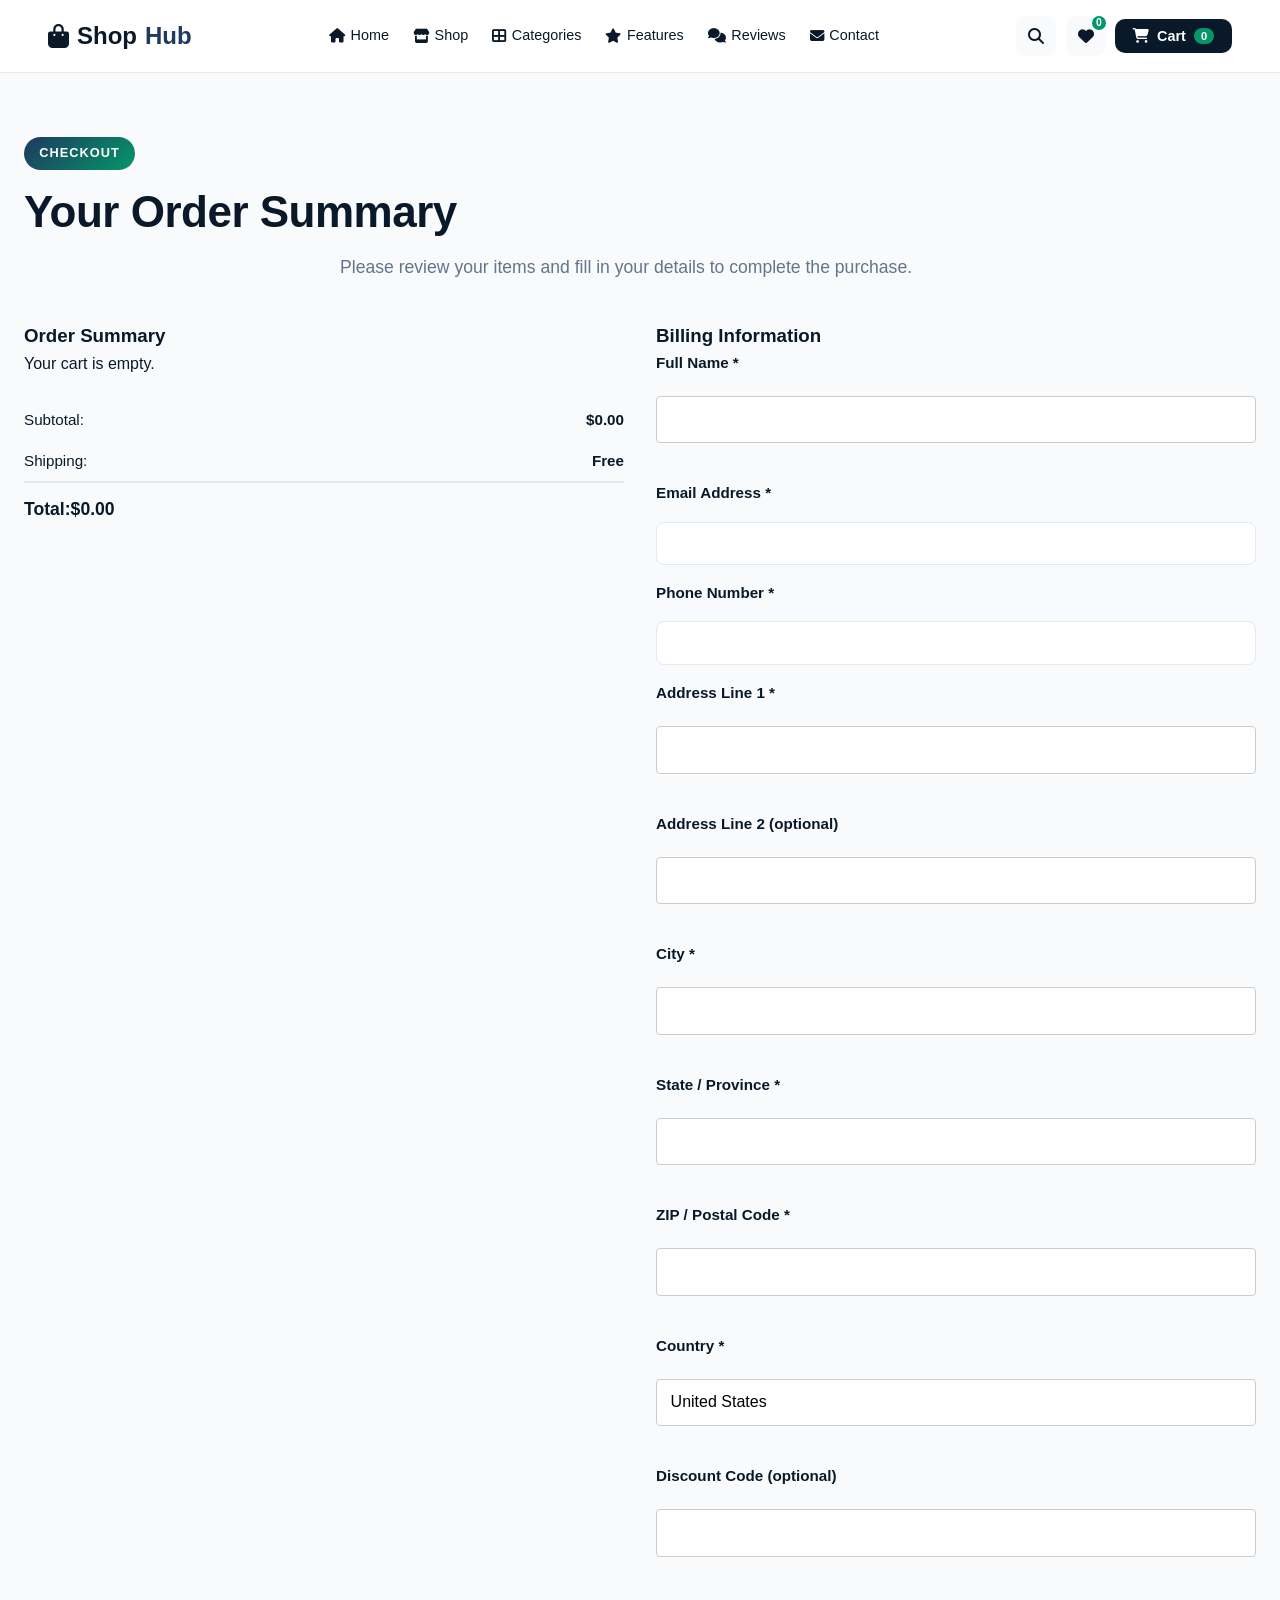
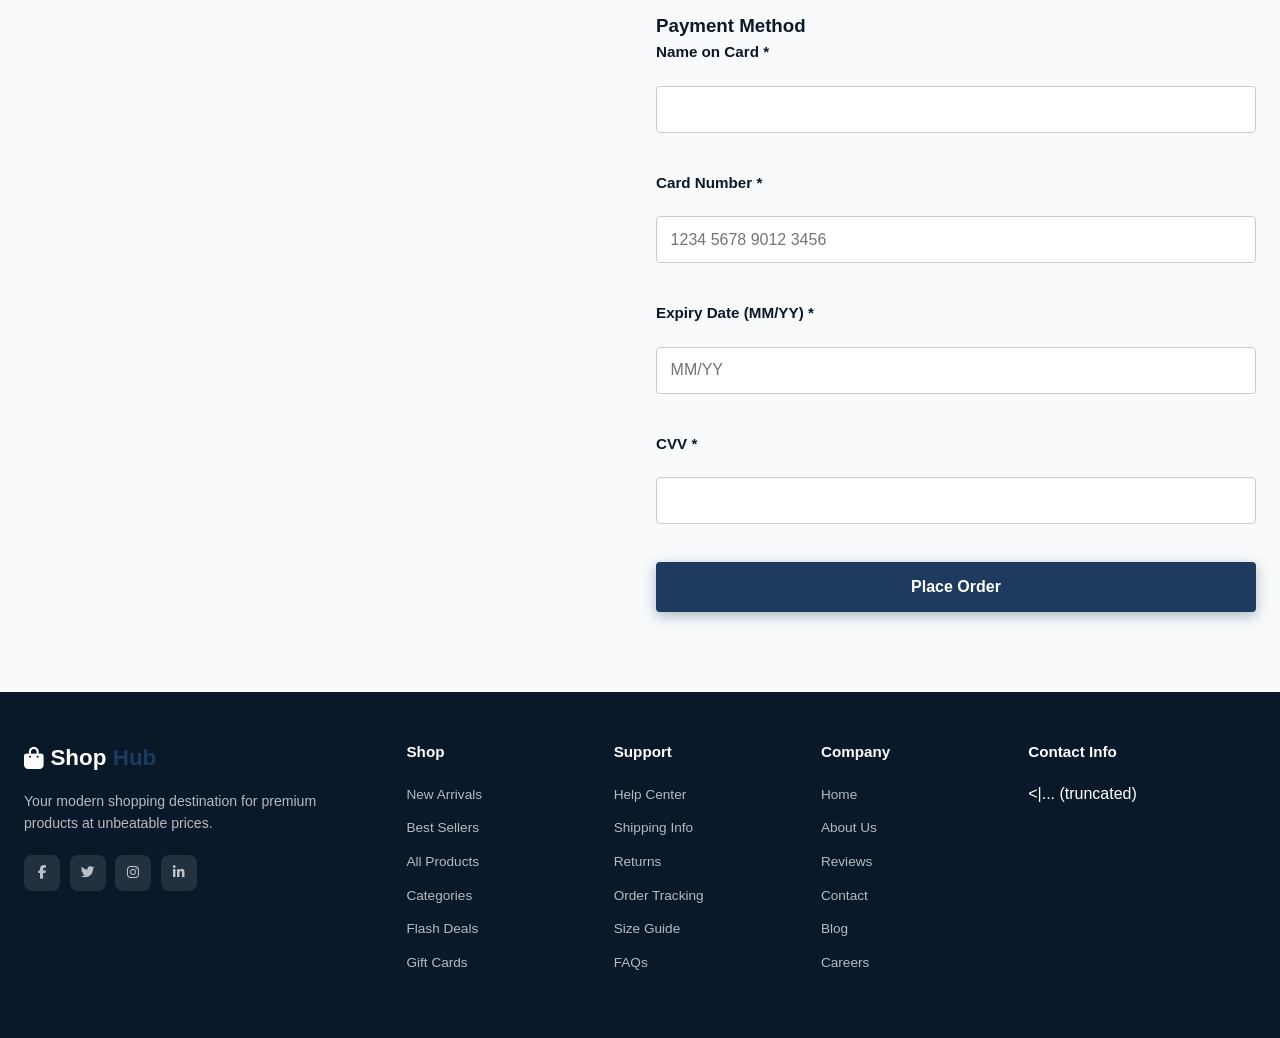
<file: pages/checkout.html>
<!DOCTYPE html>
<html lang="en">
<head>
    <meta charset="UTF-8">
    <meta name="viewport" content="width=device-width, initial-scale=1.0">
    <title>Checkout - ShopHub</title>
    <link rel="stylesheet" href="../css/styles.css">
    <link rel="stylesheet" href="https://cdnjs.cloudflare.com/ajax/libs/font-awesome/6.4.0/css/all.min.css">
</head>
<body>
    <!-- Header -->
    <header class="header">
        <div class="container">
            <nav class="nav">
                <a href="../index.html" class="logo">
                    <i class="fas fa-shopping-bag"></i>
                    Shop<span>Hub</span>
                </a>

                <ul class="nav-links" id="navLinks">
                    <li><a href="../index.html"><i class="fas fa-home"></i> Home</a></li>
                    <li><a href="shop.html"><i class="fas fa-store"></i> Shop</a></li>
                    <li><a href="categories.html"><i class="fas fa-th-large"></i> Categories</a></li>
                    <li><a href="features.html"><i class="fas fa-star"></i> Features</a></li>
                    <li><a href="testimonials.html"><i class="fas fa-comments"></i> Reviews</a></li>
                    <li><a href="contact.html"><i class="fas fa-envelope"></i> Contact</a></li>
                </ul>

                <div class="nav-actions">
                    <button class="icon-btn search-btn" aria-label="Search">
                        <i class="fas fa-search"></i>
                    </button>
                    <a href="wishlist.html" class="icon-btn wishlist-btn" aria-label="Wishlist">
                        <i class="fas fa-heart"></i>
                        <span class="badge-dot" id="wishlistCount">0</span>
                    </a>
                    <button class="cart-btn" id="cartToggle">
                        <i class="fas fa-shopping-cart"></i>
                        <span>Cart</span>
                        <span class="cart-count">0</span>
                    </button>
                    <button class="menu-toggle" id="menuToggle" aria-label="Menu">
                        <span></span><span></span><span></span>
                    </button>
                </div>
            </nav>

            <!-- Search Overlay -->
            <div class="search-overlay" id="searchOverlay">
                <div class="container">
                    <div class="search-box">
                        <i class="fas fa-search"></i>
                        <input type="text" placeholder="Search for products, brands and more...">
                        <button class="close-search" id="closeSearch"><i class="fas fa-times"></i></button>
                    </div>
                </div>
            </div>
        </div>
    </header>

    <!-- Checkout Section -->
    <section class="checkout-section" style="padding:4rem 0; background:#f8fafc;">
        <div class="container">
            <div class="section-header" style="text-align:left;">
                <span class="section-badge">Checkout</span>
                <h2 class="section-title">Your Order Summary</h2>
                <p class="section-subtitle">Please review your items and fill in your details to complete the purchase.</p>
            </div>

            <div class="checkout-container" style="display:grid; grid-template-columns: 1fr 1fr; gap:2rem;">
                <!-- Order Summary -->
                <div class="order-summary">
                    <h3>Order Summary</h3>
                    <div id="checkoutItems"></div>
                    <div class="checkout-totals">
                        <div class="total-row"><span>Subtotal:</span><strong id="checkoutSubtotal">$0.00</strong></div>
                        <div class="total-row"><span>Shipping:</span><strong>Free</strong></div>
                        <div class="total-row total"><span>Total:</strong><strong id="checkoutTotal">$0.00</strong></div>
                    </div>
                </div>

                <!-- Billing & Payment Form -->
                <div class="checkout-form">
                    <h3>Billing Information</h3>
                    <form id="checkoutForm" novalidate>
                        <div class="form-row">
                            <div class="form-group">
                                <label for="fullName">Full Name *</label>
                                <input type="text" id="fullName" required>
                            </div>
                            <div class="form-group">
                                <label for="email">Email Address *</label>
                                <input type="email" id="email" required>
                            </div>
                        </div>

                        <div class="form-row">
                            <div class="form-group">
                                <label for="phone">Phone Number *</label>
                                <input type="tel" id="phone" required>
                            </div>
                            <div class="form-group">
                                <label for="address1">Address Line 1 *</label>
                                <input type="text" id="address1" required>
                            </div>
                        </div>

                        <div class="form-row">
                            <div class="form-group">
                                <label for="address2">Address Line 2 (optional)</label>
                                <input type="text" id="address2">
                            </div>
                            <div class="form-group">
                                <label for="city">City *</label>
                                <input type="text" id="city" required>
                            </div>
                        </div>

                        <div class="form-row">
                            <div class="form-group">
                                <label for="state">State / Province *</label>
                                <input type="text" id="state" required>
                            </div>
                            <div class="form-group">
                                <label for="zip">ZIP / Postal Code *</label>
                                <input type="text" id="zip" required>
                            </div>
                        </div>

                        <div class="form-row">
                            <div class="form-group">
                                <label for="country">Country *</label>
                                <input type="text" id="country" value="United States" required>
                            </div>
                            <div class="form-group">
                                <label for="discount">Discount Code (optional)</label>
                                <input type="text" id="discount">
                            </div>
                        </div>

                        <h3 style="margin-top:2rem;">Payment Method</h3>
                        <div class="form-row">
                            <div class="form-group">
                                <label for="cardName">Name on Card *</label>
                                <input type="text" id="cardName" required>
                            </div>
                            <div class="form-group">
                                <label for="cardNumber">Card Number *</label>
                                <input type="text" id="cardNumber" placeholder="1234 5678 9012 3456" required>
                            </div>
                        </div>

                        <div class="form-row">
                            <div class="form-group">
                                <label for="expDate">Expiry Date (MM/YY) *</label>
                                <input type="text" id="expDate" placeholder="MM/YY" required>
                            </div>
                            <div class="form-group">
                                <label for="cvv">CVV *</label>
                                <input type="text" id="cvv" maxlength="4" required>
                            </div>
                        </div>

                        <button type="submit" class="btn btn-primary btn-place-order">Place Order</button>
                    </form>
                    <p id="orderMessage" style="margin-top:1rem; font-size:0.9rem; color:#dc2626;"></p>
                </div>
            </div>
        </div>
    </section>

    <style>
        .checkout-item { display:flex; align-items:center; margin-bottom:1rem; gap:1rem; }
        .checkout-item-img { width:80px; height:80px; object-fit:cover; border-radius:8px; }
        .checkout-item-info { flex:1; }
        .checkout-item-info h4 { margin:0 0 0.2rem; font-size:1rem; }
        .checkout-item-info .quantity { font-size:0.9rem; color:#64748b; margin:0; }
        .checkout-item-info .price { font-weight:600; color:#1e3a5f; margin:0; }
        .checkout-totals { margin-top:1.5rem; }
        .total-row { display:flex; justify-content:space-between; padding:0.5rem 0; font-size:0.95rem; }
        .total-row.total { font-weight:700; font-size:1.1rem; border-top:2px solid #e2e8f0; padding-top:0.75rem; }
        .btn-place-order { width:100%; padding:1rem; font-size:1rem; }
    </style>

    <script>
    document.addEventListener('DOMContentLoaded', () => {
        const cart = JSON.parse(localStorage.getItem('cart')) || [];
        const itemsContainer = document.getElementById('checkoutItems');
        const subtotalEl = document.getElementById('checkoutSubtotal');
        const totalEl = document.getElementById('checkoutTotal');
        let subtotal = 0;
        if (cart.length === 0) {
            itemsContainer.innerHTML = '<p>Your cart is empty.</p>';
        } else {
            itemsContainer.innerHTML = cart.map(item => {
                const itemTotal = item.price * item.qty;
                subtotal += itemTotal;
                return `
                    <div class="checkout-item">
                        <img src="${item.image}" alt="${item.name}" class="checkout-item-img"><div class="checkout-item-info"><h4>${item.name}</h4>
                            <p class="quantity">Qty: ${item.qty}</p>
                            <p class="price">$${item.price.toFixed(2)}</p>
                        </div>
                    </div>
                `;
            }).join('');
        }
        subtotalEl.textContent = `$${subtotal.toFixed(2)}`;
        totalEl.textContent = `$${subtotal.toFixed(2)}`; // shipping free

        // Form validation and submit
        const form = document.getElementById('checkoutForm');
        const messageEl = document.getElementById('orderMessage');
        form.addEventListener('submit', e => {
            e.preventDefault();
            // simple validation
            const fields = ['fullName','email','phone','address1','city','state','zip','country','cardName','cardNumber','expDate','cvv'];
            let allFilled = true;
            fields.forEach(id => {
                const val = document.getElementById(id).value.trim();
                if (val === '') allFilled = false;
            });
            if (!allFilled) {
                messageEl.textContent = 'Please fill in all required fields.';
                return;
            }
            // Optionally clear cart
            localStorage.removeItem('cart');
            // Show success
            messageEl.textContent = '';
            alert('Thank you for your purchase! Your order has been placed.');
            // Redirect to home or thank you page
            window.location.href = '../index.html';
        });
    });
    </script>

    <!-- Footer -->
    <footer class="footer">
        <div class="container">
            <div class="footer-grid">
                <div class="footer-col">
                    <div class="footer-logo">
                        <i class="fas fa-shopping-bag"></i>
                        Shop<span>Hub</span>
                    </div>
                    <p>Your modern shopping destination for premium products at unbeatable prices.</p>
                    <div class="social-links">
                        <a href="#" aria-label="Facebook"><i class="fab fa-facebook-f"></i></a>
                        <a href="#" aria-label="Twitter"><i class="fab fa-twitter"></i></a>
                        <a href="#" aria-label="Instagram"><i class="fab fa-instagram"></i></a>
                        <a href="#" aria-label="LinkedIn"><i class="fab fa-linkedin-in"></i></a>
                    </div>
                </div>

                <div class="footer-col">
                    <h4>Shop</h4>
                    <ul>
                        <li><a href="#">New Arrivals</a></li>
                        <li><a href="#">Best Sellers</a></li>
                        <li><a href="shop.html">All Products</a></li>
                        <li><a href="categories.html">Categories</a></li>
                        <li><a href="#">Flash Deals</a></li>
                        <li><a href="#">Gift Cards</a></li>
                    </ul>
                </div>

                <div class="footer-col">
                    <h4>Support</h4>
                    <ul>
                        <li><a href="#">Help Center</a></li>
                        <li><a href="#">Shipping Info</a></li>
                        <li><a href="#">Returns</a></li>
                        <li><a href="#">Order Tracking</a></li>
                        <li><a href="#">Size Guide</a></li>
                        <li><a href="#">FAQs</a></li>
                    </ul>
                </div>

                <div class="footer-col">
                    <h4>Company</h4>
                    <ul>
                        <li><a href="../index.html">Home</a></li>
                        <li><a href="features.html">About Us</a></li>
                        <li><a href="testimonials.html">Reviews</a></li>
                        <li><a href="contact.html">Contact</a></li>
                        <li><a href="#">Blog</a></li>
                        <li><a href="#">Careers</a></li>
                    </ul>
                </div>

                <div class="footer-col">
                    <h4>Contact Info</h4>
                    <ul class="contact-info">
                        <|... (truncated)
</file>
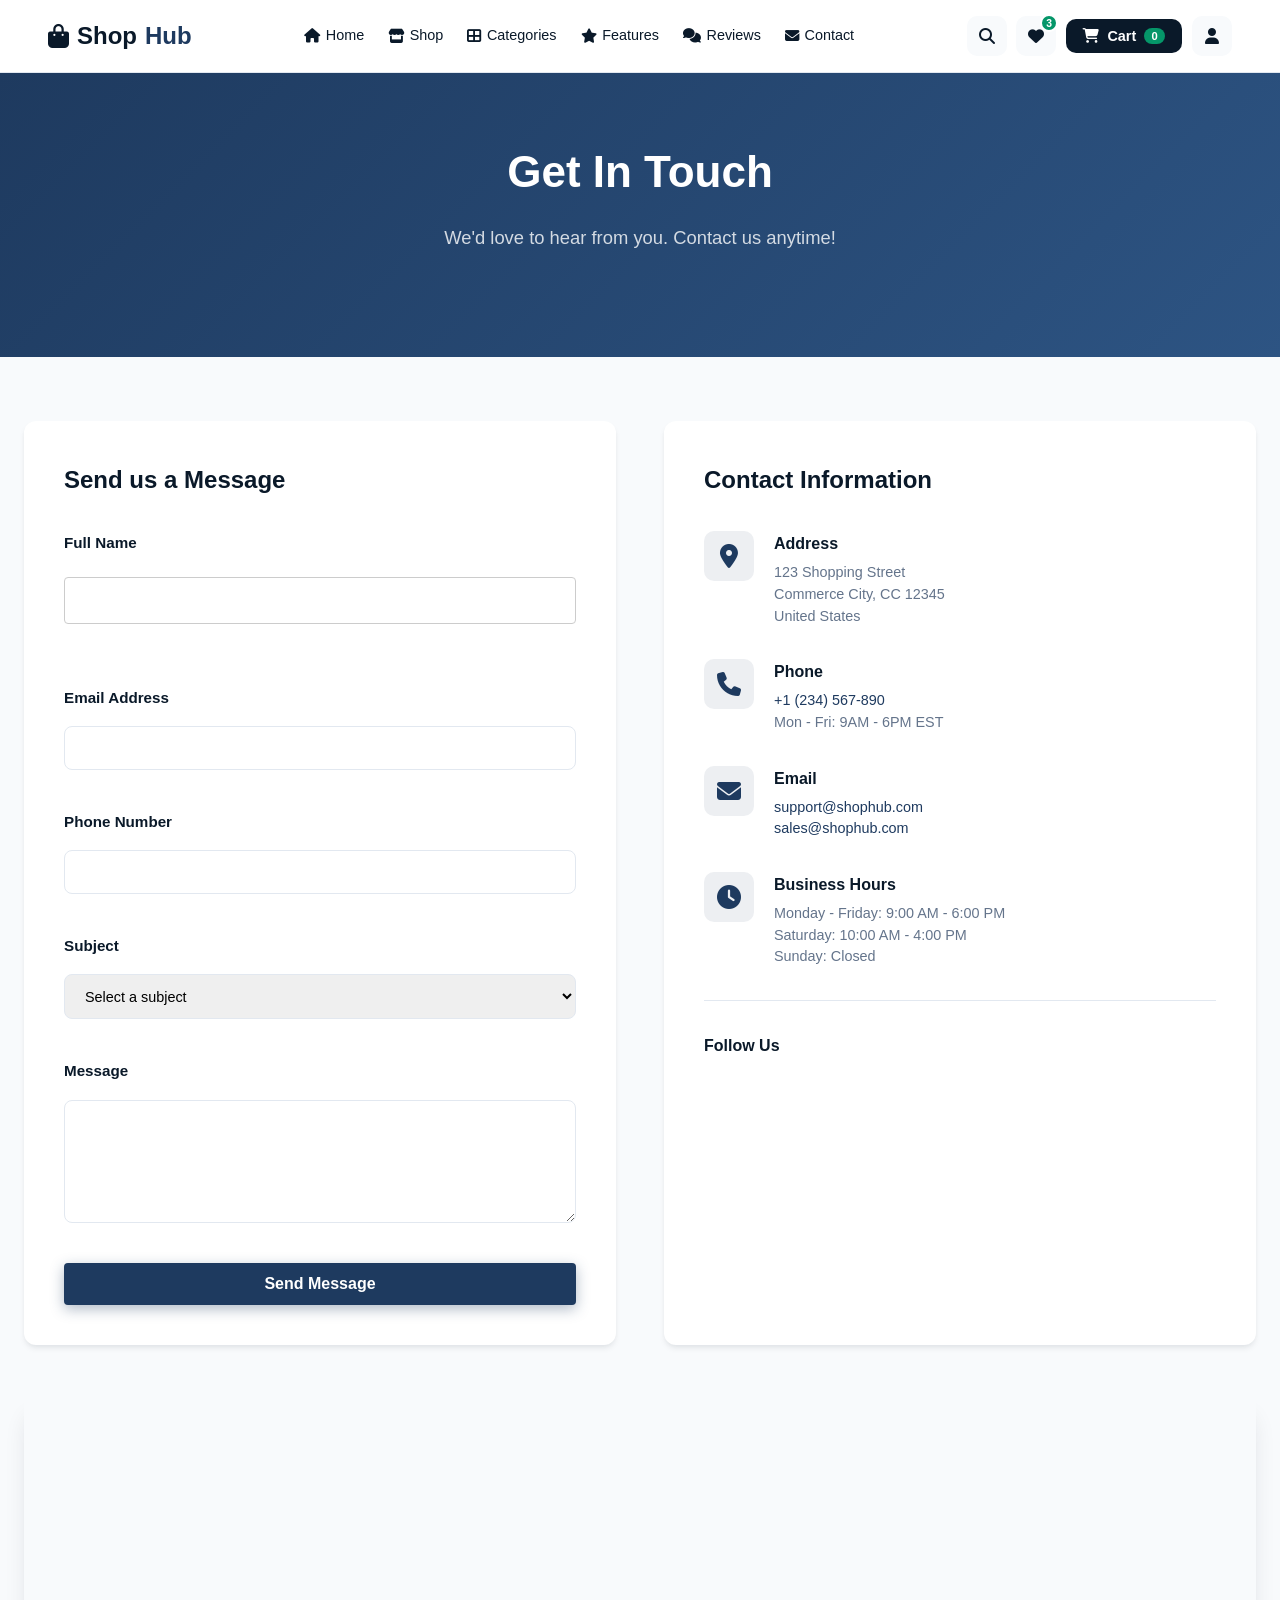
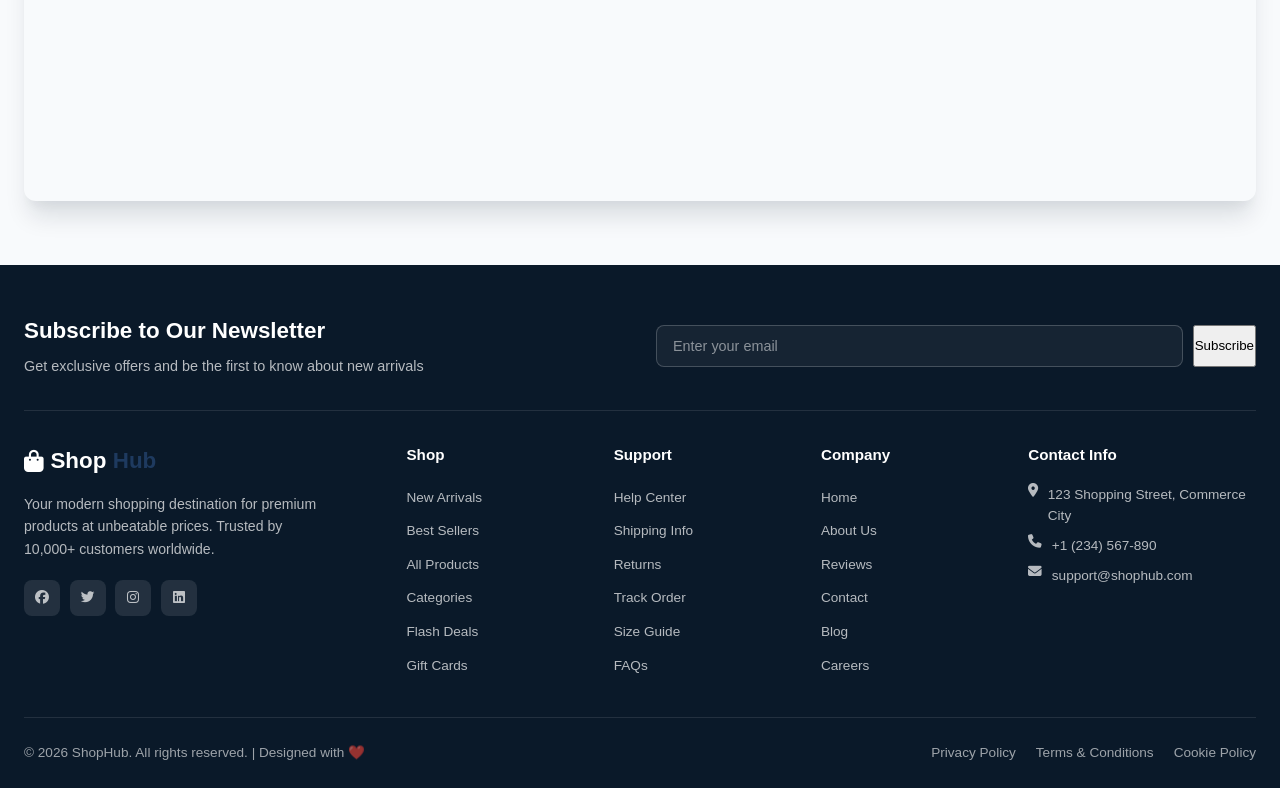
<file: pages/contact.html>
<!DOCTYPE html>
<html lang="en">
<head>
    <meta charset="UTF-8">
    <meta name="viewport" content="width=device-width, initial-scale=1.0">
    <title>Contact Us - ShopHub</title>
    <link rel="stylesheet" href="../css/styles.css">
    <link rel="stylesheet" href="https://cdnjs.cloudflare.com/ajax/libs/font-awesome/6.4.0/css/all.min.css">
</head>
<body>

    <!-- Header -->
    <header class="header">
        <div class="container">
            <nav class="nav">
                <a href="../index.html" class="logo">
                    <i class="fas fa-shopping-bag"></i>
                    Shop<span>Hub</span>
                </a>

                <ul class="nav-links" id="navLinks">
                    <li><a href="../index.html"><i class="fas fa-home"></i> Home</a></li>
                    <li><a href="shop.html"><i class="fas fa-store"></i> Shop</a></li>
                    <li><a href="categories.html"><i class="fas fa-th-large"></i> Categories</a></li>
                    <li><a href="features.html"><i class="fas fa-star"></i> Features</a></li>
                    <li><a href="testimonials.html"><i class="fas fa-comments"></i> Reviews</a></li>
                    <li><a href="contact.html"><i class="fas fa-envelope"></i> Contact</a></li>
                </ul>

                <div class="nav-actions">
                    <button class="icon-btn search-btn" aria-label="Search">
                        <i class="fas fa-search"></i>
                    </button>
                    <button class="icon-btn wishlist-btn" aria-label="Wishlist">
                        <i class="fas fa-heart"></i>
                        <span class="badge-dot">3</span>
                    </button>
                    <button class="cart-btn">
                        <i class="fas fa-shopping-cart"></i>
                        <span>Cart</span>
                        <span class="cart-count">0</span>
                    </button>
                    <button class="icon-btn account-btn" id="accountBtn" aria-label="Account">
                        <i class="fas fa-user"></i>
                    </button>
                    <button class="menu-toggle" id="menuToggle" aria-label="Menu">
                        <span></span><span></span><span></span>
                    </button>
                </div>
            </nav>
        </div>

        <!-- Search Overlay -->
        <div class="search-overlay" id="searchOverlay">
            <div class="container">
                <div class="search-box">
                    <i class="fas fa-search"></i>
                    <input type="text" placeholder="Search for products, brands and more...">
                    <button class="close-search" id="closeSearch"><i class="fas fa-times"></i></button>
                </div>
            </div>
        </div>
    </header>

    <!-- Contact Hero -->
    <section class="contact-hero">
        <div class="container">
            <div class="section-header">
                <h1 class="page-title">Get In Touch</h1>
                <p class="page-subtitle">We'd love to hear from you. Contact us anytime!</p>
            </div>
        </div>
    </section>

    <!-- Contact Content -->
    <section id="contact" class="contact">
        <div class="container">
            <div class="contact-wrapper">
                <!-- Contact Form -->
                <div class="contact-form-section">
                    <h2>Send us a Message</h2>
                    <form class="contact-form" id="contactForm">
                        <div class="form-group">
                            <label for="name">Full Name</label>
                            <input type="text" id="name" name="name" required>
                        </div>

                        <div class="form-group">
                            <label for="email">Email Address</label>
                            <input type="email" id="email" name="email" required>
                        </div>

                        <div class="form-group">
                            <label for="phone">Phone Number</label>
                            <input type="tel" id="phone" name="phone">
                        </div>

                        <div class="form-group">
                            <label for="subject">Subject</label>
                            <select id="subject" name="subject" required>
                                <option value="">Select a subject</option>
                                <option value="general">General Inquiry</option>
                                <option value="orders">Orders & Shipping</option>
                                <option value="returns">Returns & Refunds</option>
                                <option value="partnership">Partnership</option>
                                <option value="feedback">Feedback</option>
                                <option value="other">Other</option>
                            </select>
                        </div>

                        <div class="form-group">
                            <label for="message">Message</label>
                            <textarea id="message" name="message" rows="6" required></textarea>
                        </div>

                        <button type="submit" class="btn btn-primary">Send Message</button>
                    </form>
                </div>

                <!-- Contact Info -->
                <div class="contact-info-section">
                    <h2>Contact Information</h2>

                    <div class="contact-info-item">
                        <div class="contact-icon">
                            <i class="fas fa-map-marker-alt"></i>
                        </div>
                        <div>
                            <h4>Address</h4>
                            <p>123 Shopping Street<br>Commerce City, CC 12345<br>United States</p>
                        </div>
                    </div>

                    <div class="contact-info-item">
                        <div class="contact-icon">
                            <i class="fas fa-phone"></i>
                        </div>
                        <div>
                            <h4>Phone</h4>
                            <p><a href="tel:+1234567890">+1 (234) 567-890</a></p>
                            <p>Mon - Fri: 9AM - 6PM EST</p>
                        </div>
                    </div>

                    <div class="contact-info-item">
                        <div class="contact-icon">
                            <i class="fas fa-envelope"></i>
                        </div>
                        <div>
                            <h4>Email</h4>
                            <p><a href="mailto:support@shophub.com">support@shophub.com</a></p>
                            <p><a href="mailto:sales@shophub.com">sales@shophub.com</a></p>
                        </div>
                    </div>

                    <div class="contact-info-item">
                        <div class="contact-icon">
                            <i class="fas fa-clock"></i>
                        </div>
                        <div>
                            <h4>Business Hours</h4>
                            <p>Monday - Friday: 9:00 AM - 6:00 PM<br>Saturday: 10:00 AM - 4:00 PM<br>Sunday: Closed</p>
                        </div>
                    </div>

                    <div class="contact-social">
                        <h4>Follow Us</h4>
                        <div class="social-links">
                            <a href="#" title="Facebook"><i class="fab fa-facebook"></i></a>
                            <a href="#" title="Twitter"><i class="fab fa-twitter"></i></a>
                            <a href="#" title="Instagram"><i class="fab fa-instagram"></i></a>
                            <a href="#" title="LinkedIn"><i class="fab fa-linkedin"></i></a>
                        </div>
                    </div>
                </div>
            </div>

            <!-- Map -->
            <div class="contact-map">
                <iframe src="https://www.google.com/maps/embed?pb=!1m18!1m12!1m3!1d3022.1422937950147!2d-74.00601592346874!3d40.71282097138067!2m3!1f0!2f0!3f0!3m2!1i1024!2i768!4f13.1!3m3!1m2!1s0x89c25a27e15e5d61%3A0x3f65b90e0850a0!2s5th%20Ave%2C%20New%20York%2C%20NY%2010001!5e0!3m2!1sen!2sus!4v1234567890" width="100%" height="400" style="border:0;" allowfullscreen="" loading="lazy" referrerpolicy="no-referrer-when-downgrade"></iframe>
            </div>
        </div>
    </section>

    <!-- ============ FOOTER ============ -->
    <footer class="footer">
        <div class="container">
            <div class="footer-top">
                <div class="footer-newsletter">
                    <h3>Subscribe to Our Newsletter</h3>
                    <p>Get exclusive offers and be the first to know about new arrivals</p>
                </div>
                <form class="footer-form">
                    <input type="email" placeholder="Enter your email" required>
                    <button type="submit">Subscribe</button>
                </form>
            </div>

            <div class="footer-grid">
                <div class="footer-col">
                    <div class="footer-logo">
                        <i class="fas fa-shopping-bag"></i>
                        Shop<span>Hub</span>
                    </div>
                    <p>Your modern shopping destination for premium products at unbeatable prices. Trusted by 10,000+ customers worldwide.</p>
                    <div class="social-links">
                        <a href="#" aria-label="Facebook"><i class="fab fa-facebook"></i></a>
                        <a href="#" aria-label="Twitter"><i class="fab fa-twitter"></i></a>
                        <a href="#" aria-label="Instagram"><i class="fab fa-instagram"></i></a>
                        <a href="#" aria-label="LinkedIn"><i class="fab fa-linkedin"></i></a>
                    </div>
                </div>

                <div class="footer-col">
                    <h4>Shop</h4>
                    <ul>
                        <li><a href="#">New Arrivals</a></li>
                        <li><a href="#">Best Sellers</a></li>
                        <li><a href="shop.html">All Products</a></li>
                        <li><a href="categories.html">Categories</a></li>
                        <li><a href="#">Flash Deals</a></li>
                        <li><a href="#">Gift Cards</a></li>
                    </ul>
                </div>

                <div class="footer-col">
                    <h4>Support</h4>
                    <ul>
                        <li><a href="#">Help Center</a></li>
                        <li><a href="#">Shipping Info</a></li>
                        <li><a href="#">Returns</a></li>
                        <li><a href="#">Track Order</a></li>
                        <li><a href="#">Size Guide</a></li>
                        <li><a href="#">FAQs</a></li>
                    </ul>
                </div>

                <div class="footer-col">
                    <h4>Company</h4>
                    <ul>
                        <li><a href="../index.html">Home</a></li>
                        <li><a href="features.html">About Us</a></li>
                        <li><a href="testimonials.html">Reviews</a></li>
                        <li><a href="contact.html">Contact</a></li>
                        <li><a href="#">Blog</a></li>
                        <li><a href="#">Careers</a></li>
                    </ul>
                </div>

                <div class="footer-col">
                    <h4>Contact Info</h4>
                    <ul class="contact-info">
                        <li><i class="fas fa-map-marker-alt"></i> <span>123 Shopping Street, Commerce City</span></li>
                        <li><i class="fas fa-phone"></i> <span><a href="tel:+1234567890">+1 (234) 567-890</a></span></li>
                        <li><i class="fas fa-envelope"></i> <span><a href="mailto:support@shophub.com">support@shophub.com</a></span></li>
                    </ul>
                </div>
            </div>

            <div class="footer-bottom">
                <p>&copy; 2026 ShopHub. All rights reserved. | Designed with ❤️</p>
                <div class="footer-bottom-links">
                    <a href="#">Privacy Policy</a>
                    <a href="#">Terms & Conditions</a>
                    <a href="#">Cookie Policy</a>
                </div>
            </div>
        </div>
    </footer>

    <!-- Login Modal -->
    <div class="modal" id="loginModal">
        <div class="modal-content">
            <span class="close-modal" id="closeLoginModal">&times;</span>
            <h2>Login</h2>
            <form id="loginForm">
                <div class="form-group"><label for="username">Username</label><input type="text" id="username" required>
                </div>
                <div class="form-group"><label for="password">Password</label><input type="password" id="password" required>
                </div>
                <button type="submit" class="btn btn-primary">Login</button>
            </form>
            <p id="loginMessage"></p>
        </div>
    </div>

    <script src="../js/svg-images.js"></script>
    <script src="../js/main.js"></script>
</body>
</html>
</file>
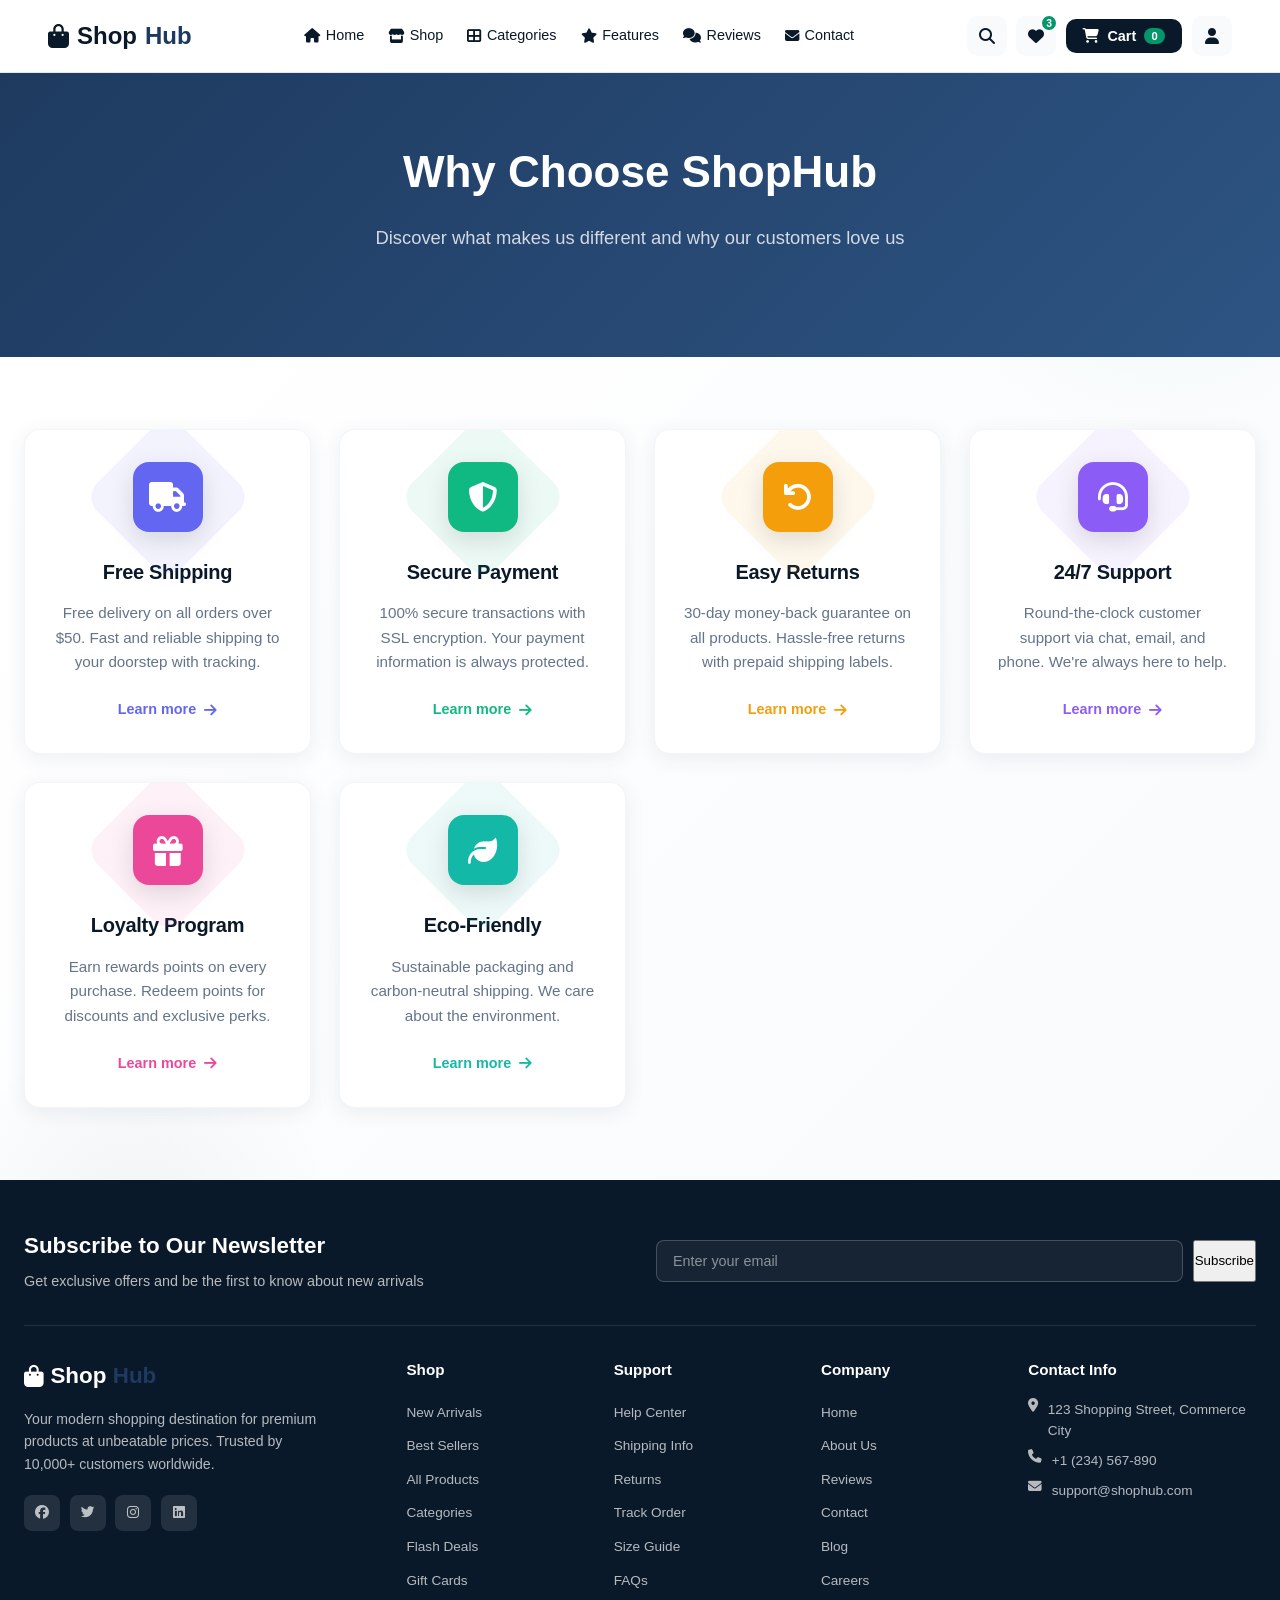
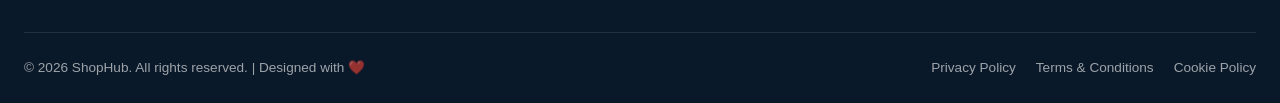
<file: pages/features.html>
<!DOCTYPE html>
<html lang="en">
<head>
    <meta charset="UTF-8">
    <meta name="viewport" content="width=device-width, initial-scale=1.0">
    <title>Features - ShopHub</title>
    <link rel="stylesheet" href="../css/styles.css">
    <link rel="stylesheet" href="https://cdnjs.cloudflare.com/ajax/libs/font-awesome/6.4.0/css/all.min.css">
</head>
<body>

    <!-- Header -->
    <header class="header">
        <div class="container">
            <nav class="nav">
                <a href="../index.html" class="logo">
                    <i class="fas fa-shopping-bag"></i>
                    Shop<span>Hub</span>
                </a>

                <ul class="nav-links" id="navLinks">
                    <li><a href="../index.html"><i class="fas fa-home"></i> Home</a></li>
                    <li><a href="shop.html"><i class="fas fa-store"></i> Shop</a></li>
                    <li><a href="categories.html"><i class="fas fa-th-large"></i> Categories</a></li>
                    <li><a href="features.html"><i class="fas fa-star"></i> Features</a></li>
                    <li><a href="testimonials.html"><i class="fas fa-comments"></i> Reviews</a></li>
                    <li><a href="contact.html"><i class="fas fa-envelope"></i> Contact</a></li>
                </ul>

                <div class="nav-actions">
                    <button class="icon-btn search-btn" aria-label="Search">
                        <i class="fas fa-search"></i>
                    </button>
                    <button class="icon-btn wishlist-btn" aria-label="Wishlist">
                        <i class="fas fa-heart"></i>
                        <span class="badge-dot">3</span>
                    </button>
                    <button class="cart-btn">
                        <i class="fas fa-shopping-cart"></i>
                        <span>Cart</span>
                        <span class="cart-count">0</span>
                    </button>
                    <button class="icon-btn account-btn" id="accountBtn" aria-label="Account">
                        <i class="fas fa-user"></i>
                    </button>
                    <button class="menu-toggle" id="menuToggle" aria-label="Menu">
                        <span></span><span></span><span></span>
                    </button>
                </div>
            </nav>
        </div>

        <!-- Search Overlay -->
        <div class="search-overlay" id="searchOverlay">
            <div class="container">
                <div class="search-box">
                    <i class="fas fa-search"></i>
                    <input type="text" placeholder="Search for products, brands and more...">
                    <button class="close-search" id="closeSearch"><i class="fas fa-times"></i></button>
                </div>
            </div>
        </div>
    </header>

    <!-- Features Hero -->
    <section class="features-hero">
        <div class="container">
            <div class="section-header">
                <h1 class="page-title">Why Choose ShopHub</h1>
                <p class="page-subtitle">Discover what makes us different and why our customers love us</p>
            </div>
        </div>
    </section>

    <!-- Features -->
    <section id="features" class="features">
        <div class="container">
            <div class="features-grid">
                <div class="feature-card" style="--feat-color: #6366f1;">
                    <div class="feature-icon-wrap">
                        <div class="feature-icon"><i class="fas fa-truck"></i></div>
                    </div>
                    <h3>Free Shipping</h3>
                    <p>Free delivery on all orders over $50. Fast and reliable shipping to your doorstep with tracking.</p>
                    <a href="#" class="feature-link">Learn more <i class="fas fa-arrow-right"></i></a>
                </div>

                <div class="feature-card" style="--feat-color: #10b981;">
                    <div class="feature-icon-wrap">
                        <div class="feature-icon"><i class="fas fa-shield-alt"></i></div>
                    </div>
                    <h3>Secure Payment</h3>
                    <p>100% secure transactions with SSL encryption. Your payment information is always protected.</p>
                    <a href="#" class="feature-link">Learn more <i class="fas fa-arrow-right"></i></a>
                </div>

                <div class="feature-card" style="--feat-color: #f59e0b;">
                    <div class="feature-icon-wrap">
                        <div class="feature-icon"><i class="fas fa-undo"></i></div>
                    </div>
                    <h3>Easy Returns</h3>
                    <p>30-day money-back guarantee on all products. Hassle-free returns with prepaid shipping labels.</p>
                    <a href="#" class="feature-link">Learn more <i class="fas fa-arrow-right"></i></a>
                </div>

                <div class="feature-card" style="--feat-color: #8b5cf6;">
                    <div class="feature-icon-wrap">
                        <div class="feature-icon"><i class="fas fa-headset"></i></div>
                    </div>
                    <h3>24/7 Support</h3>
                    <p>Round-the-clock customer support via chat, email, and phone. We're always here to help.</p>
                    <a href="#" class="feature-link">Learn more <i class="fas fa-arrow-right"></i></a>
                </div>

                <div class="feature-card" style="--feat-color: #ec4899;">
                    <div class="feature-icon-wrap">
                        <div class="feature-icon"><i class="fas fa-gift"></i></div>
                    </div>
                    <h3>Loyalty Program</h3>
                    <p>Earn rewards points on every purchase. Redeem points for discounts and exclusive perks.</p>
                    <a href="#" class="feature-link">Learn more <i class="fas fa-arrow-right"></i></a>
                </div>

                <div class="feature-card" style="--feat-color: #14b8a6;">
                    <div class="feature-icon-wrap">
                        <div class="feature-icon"><i class="fas fa-leaf"></i></div>
                    </div>
                    <h3>Eco-Friendly</h3>
                    <p>Sustainable packaging and carbon-neutral shipping. We care about the environment.</p>
                    <a href="#" class="feature-link">Learn more <i class="fas fa-arrow-right"></i></a>
                </div>
            </div>
        </div>
    </section>

    <!-- ============ FOOTER ============ -->
    <footer class="footer">
        <div class="container">
            <div class="footer-top">
                <div class="footer-newsletter">
                    <h3>Subscribe to Our Newsletter</h3>
                    <p>Get exclusive offers and be the first to know about new arrivals</p>
                </div>
                <form class="footer-form">
                    <input type="email" placeholder="Enter your email" required>
                    <button type="submit">Subscribe</button>
                </form>
            </div>

            <div class="footer-grid">
                <div class="footer-col">
                    <div class="footer-logo">
                        <i class="fas fa-shopping-bag"></i>
                        Shop<span>Hub</span>
                    </div>
                    <p>Your modern shopping destination for premium products at unbeatable prices. Trusted by 10,000+ customers worldwide.</p>
                    <div class="social-links">
                        <a href="#" aria-label="Facebook"><i class="fab fa-facebook"></i></a>
                        <a href="#" aria-label="Twitter"><i class="fab fa-twitter"></i></a>
                        <a href="#" aria-label="Instagram"><i class="fab fa-instagram"></i></a>
                        <a href="#" aria-label="LinkedIn"><i class="fab fa-linkedin"></i></a>
                    </div>
                </div>

                <div class="footer-col">
                    <h4>Shop</h4>
                    <ul>
                        <li><a href="#">New Arrivals</a></li>
                        <li><a href="#">Best Sellers</a></li>
                        <li><a href="shop.html">All Products</a></li>
                        <li><a href="categories.html">Categories</a></li>
                        <li><a href="#">Flash Deals</a></li>
                        <li><a href="#">Gift Cards</a></li>
                    </ul>
                </div>

                <div class="footer-col">
                    <h4>Support</h4>
                    <ul>
                        <li><a href="#">Help Center</a></li>
                        <li><a href="#">Shipping Info</a></li>
                        <li><a href="#">Returns</a></li>
                        <li><a href="#">Track Order</a></li>
                        <li><a href="#">Size Guide</a></li>
                        <li><a href="#">FAQs</a></li>
                    </ul>
                </div>

                <div class="footer-col">
                    <h4>Company</h4>
                    <ul>
                        <li><a href="../index.html">Home</a></li>
                        <li><a href="features.html">About Us</a></li>
                        <li><a href="testimonials.html">Reviews</a></li>
                        <li><a href="contact.html">Contact</a></li>
                        <li><a href="#">Blog</a></li>
                        <li><a href="#">Careers</a></li>
                    </ul>
                </div>

                <div class="footer-col">
                    <h4>Contact Info</h4>
                    <ul class="contact-info">
                        <li><i class="fas fa-map-marker-alt"></i> <span>123 Shopping Street, Commerce City</span></li>
                        <li><i class="fas fa-phone"></i> <span><a href="tel:+1234567890">+1 (234) 567-890</a></span></li>
                        <li><i class="fas fa-envelope"></i> <span><a href="mailto:support@shophub.com">support@shophub.com</a></span></li>
                    </ul>
                </div>
            </div>

            <div class="footer-bottom">
                <p>&copy; 2026 ShopHub. All rights reserved. | Designed with ❤️</p>
                <div class="footer-bottom-links">
                    <a href="#">Privacy Policy</a>
                    <a href="#">Terms & Conditions</a>
                    <a href="#">Cookie Policy</a>
                </div>
            </div>
        </div>
    </footer>

    <!-- Login Modal -->
    <div class="modal" id="loginModal">
        <div class="modal-content">
            <span class="close-modal" id="closeLoginModal">&times;</span>
            <h2>Login</h2>
            <form id="loginForm">
                <div class="form-group"><label for="username">Username</label><input type="text" id="username" required>
                </div>
                <div class="form-group"><label for="password">Password</label><input type="password" id="password" required>
                </div>
                <button type="submit" class="btn btn-primary">Login</button>
            </form>
            <p id="loginMessage"></p>
        </div>
    </div>

    <script src="../js/svg-images.js"></script>
    <script src="../js/main.js"></script>
</body>
</html>
</file>
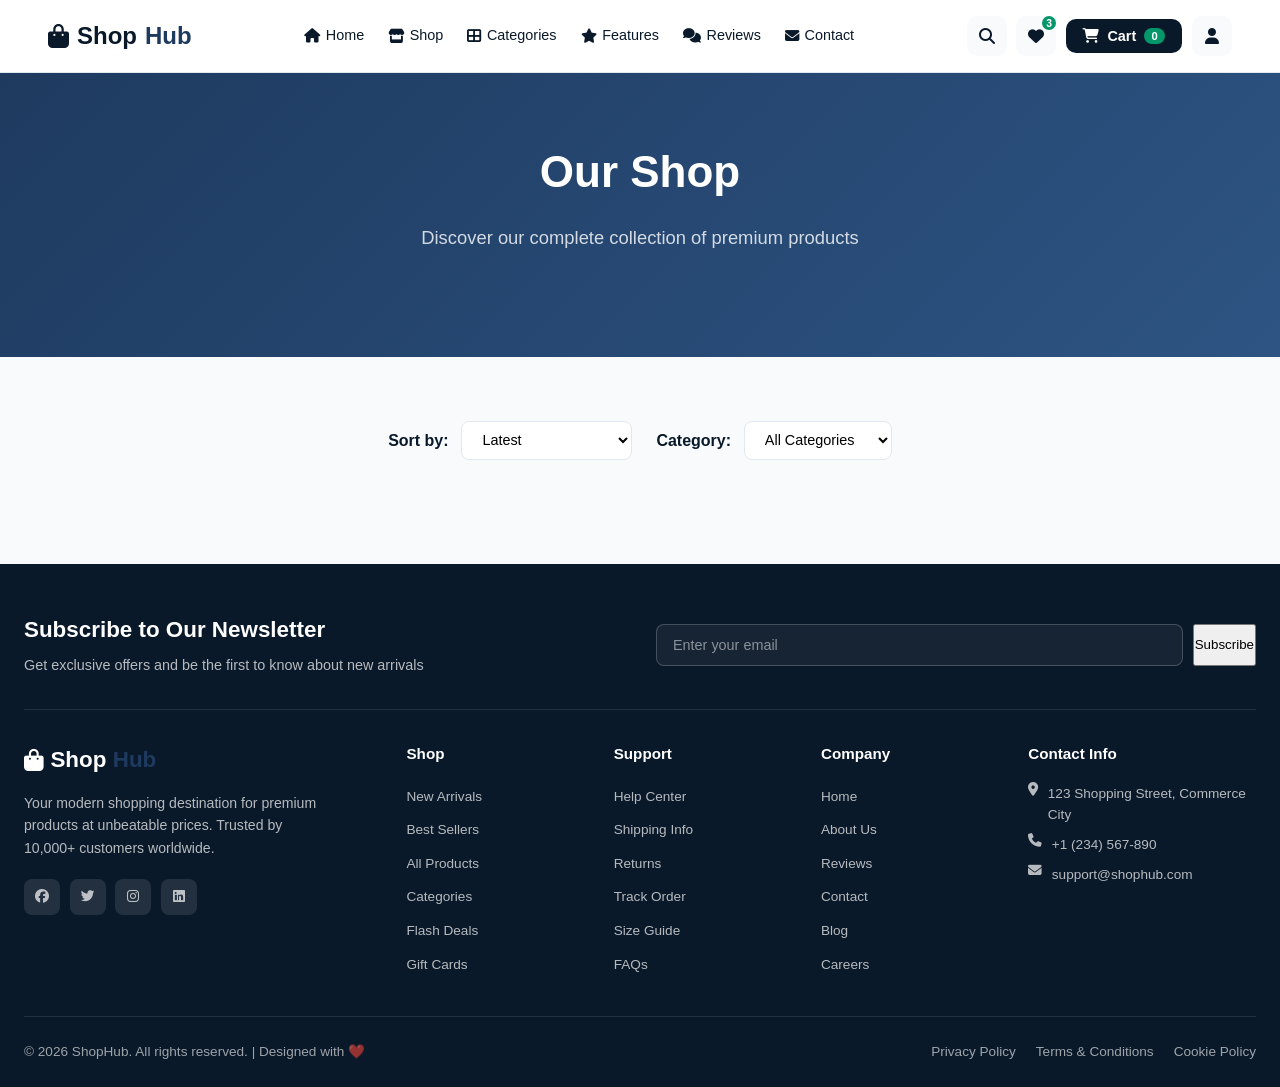
<file: pages/shop.html>
<!DOCTYPE html>
<html lang="en">
<head>
    <meta charset="UTF-8">
    <meta name="viewport" content="width=device-width, initial-scale=1.0">
    <title>Shop - ShopHub</title>
    <link rel="stylesheet" href="../css/styles.css">
    <link rel="stylesheet" href="https://cdnjs.cloudflare.com/ajax/libs/font-awesome/6.4.0/css/all.min.css">
</head>
<body>

    <!-- Header -->
    <header class="header">
        <div class="container">
            <nav class="nav">
                <a href="../index.html" class="logo">
                    <i class="fas fa-shopping-bag"></i>
                    Shop<span>Hub</span>
                </a>

                <ul class="nav-links" id="navLinks">
                    <li><a href="../index.html"><i class="fas fa-home"></i> Home</a></li>
                    <li><a href="shop.html"><i class="fas fa-store"></i> Shop</a></li>
                    <li><a href="categories.html"><i class="fas fa-th-large"></i> Categories</a></li>
                    <li><a href="features.html"><i class="fas fa-star"></i> Features</a></li>
                    <li><a href="testimonials.html"><i class="fas fa-comments"></i> Reviews</a></li>
                    <li><a href="contact.html"><i class="fas fa-envelope"></i> Contact</a></li>
                </ul>

                <div class="nav-actions">
                    <button class="icon-btn search-btn" aria-label="Search">
                        <i class="fas fa-search"></i>
                    </button>
                    <button class="icon-btn wishlist-btn" aria-label="Wishlist">
                        <i class="fas fa-heart"></i>
                        <span class="badge-dot">3</span>
                    </button>
                    <button class="cart-btn">
                        <i class="fas fa-shopping-cart"></i>
                        <span>Cart</span>
                        <span class="cart-count">0</span>
                    </button>
                    <button class="icon-btn account-btn" id="accountBtn" aria-label="Account">
                        <i class="fas fa-user"></i>
                    </button>
                    <button class="menu-toggle" id="menuToggle" aria-label="Menu">
                        <span></span><span></span><span></span>
                    </button>
                </div>
            </nav>
        </div>

        <!-- Search Overlay -->
        <div class="search-overlay" id="searchOverlay">
            <div class="container">
                <div class="search-box">
                    <i class="fas fa-search"></i>
                    <input type="text" placeholder="Search for products, brands and more...">
                    <button class="close-search" id="closeSearch"><i class="fas fa-times"></i></button>
                </div>
            </div>
        </div>
    </header>

    <!-- Shop Section -->
    <section class="shop-hero">
        <div class="container">
            <div class="section-header">
                <h1 class="page-title">Our Shop</h1>
                <p class="page-subtitle">Discover our complete collection of premium products</p>
            </div>
        </div>
    </section>

    <!-- Products -->
    <section id="products" class="products">
        <div class="container">
            <div class="products-filter">
                <div class="filter-group">
                    <label>Sort by:</label>
                    <select id="sortSelect">
                        <option value="latest">Latest</option>
                        <option value="price-low">Price: Low to High</option>
                        <option value="price-high">Price: High to Low</option>
                        <option value="popular">Most Popular</option>
                        <option value="rating">Top Rated</option>
                    </select>
                </div>
                <div class="filter-group">
                    <label>Category:</label>
                    <select id="categorySelect">
                        <option value="">All Categories</option>
                        <option value="electronics">Electronics</option>
                        <option value="fashion">Fashion</option>
                        <option value="home">Home & Living</option>
                        <option value="sports">Sports</option>
                        <option value="books">Books</option>
                        <option value="gaming">Gaming</option>
                    </select>
                </div>
            </div>

            <div class="products-grid" id="productsGrid">
                <!-- Products will be loaded here via JavaScript -->
            </div>
        </div>
    </section>

    <!-- ============ FOOTER ============ -->
    <footer class="footer">
        <div class="container">
            <div class="footer-top">
                <div class="footer-newsletter">
                    <h3>Subscribe to Our Newsletter</h3>
                    <p>Get exclusive offers and be the first to know about new arrivals</p>
                </div>
                <form class="footer-form">
                    <input type="email" placeholder="Enter your email" required>
                    <button type="submit">Subscribe</button>
                </form>
            </div>

            <div class="footer-grid">
                <div class="footer-col">
                    <div class="footer-logo">
                        <i class="fas fa-shopping-bag"></i>
                        Shop<span>Hub</span>
                    </div>
                    <p>Your modern shopping destination for premium products at unbeatable prices. Trusted by 10,000+ customers worldwide.</p>
                    <div class="social-links">
                        <a href="#" aria-label="Facebook"><i class="fab fa-facebook"></i></a>
                        <a href="#" aria-label="Twitter"><i class="fab fa-twitter"></i></a>
                        <a href="#" aria-label="Instagram"><i class="fab fa-instagram"></i></a>
                        <a href="#" aria-label="LinkedIn"><i class="fab fa-linkedin"></i></a>
                    </div>
                </div>

                <div class="footer-col">
                    <h4>Shop</h4>
                    <ul>
                        <li><a href="#">New Arrivals</a></li>
                        <li><a href="#">Best Sellers</a></li>
                        <li><a href="shop.html">All Products</a></li>
                        <li><a href="categories.html">Categories</a></li>
                        <li><a href="#">Flash Deals</a></li>
                        <li><a href="#">Gift Cards</a></li>
                    </ul>
                </div>

                <div class="footer-col">
                    <h4>Support</h4>
                    <ul>
                        <li><a href="#">Help Center</a></li>
                        <li><a href="#">Shipping Info</a></li>
                        <li><a href="#">Returns</a></li>
                        <li><a href="#">Track Order</a></li>
                        <li><a href="#">Size Guide</a></li>
                        <li><a href="#">FAQs</a></li>
                    </ul>
                </div>

                <div class="footer-col">
                    <h4>Company</h4>
                    <ul>
                        <li><a href="../index.html">Home</a></li>
                        <li><a href="features.html">About Us</a></li>
                        <li><a href="testimonials.html">Reviews</a></li>
                        <li><a href="contact.html">Contact</a></li>
                        <li><a href="#">Blog</a></li>
                        <li><a href="#">Careers</a></li>
                    </ul>
                </div>

                <div class="footer-col">
                    <h4>Contact Info</h4>
                    <ul class="contact-info">
                        <li><i class="fas fa-map-marker-alt"></i> <span>123 Shopping Street, Commerce City</span></li>
                        <li><i class="fas fa-phone"></i> <span><a href="tel:+1234567890">+1 (234) 567-890</a></span></li>
                        <li><i class="fas fa-envelope"></i> <span><a href="mailto:support@shophub.com">support@shophub.com</a></span></li>
                    </ul>
                </div>
            </div>

            <div class="footer-bottom">
                <p>&copy; 2026 ShopHub. All rights reserved. | Designed with ❤️</p>
                <div class="footer-bottom-links">
                    <a href="#">Privacy Policy</a>
                    <a href="#">Terms & Conditions</a>
                    <a href="#">Cookie Policy</a>
                </div>
            </div>
        </div>
    </footer>

    <!-- Login Modal -->
    <div class="modal" id="loginModal">
        <div class="modal-content">
            <span class="close-modal" id="closeLoginModal">&times;</span>
            <h2>Login</h2>
            <form id="loginForm">
                <div class="form-group"><label for="username">Username</label><input type="text" id="username" required>
                </div>
                <div class="form-group"><label for="password">Password</label><input type="password" id="password" required>
                </div>
                <button type="submit" class="btn btn-primary">Login</button>
            </form>
            <p id="loginMessage"></p>
        </div>
    </div>

    <script src="../js/svg-images.js"></script>
    <script src="../js/main.js"></script>
</body>
</html>
</file>
<file: css/styles.css>
/* =========================================
   RESET & BASE STYLES
   ========================================= */
* {
    margin: 0;
    padding: 0;
    box-sizing: border-box;
}

:root {
    /* Primary - Deep Navy Blue (Trust, Professional) */
    --primary: #1e3a5f;
    --primary-dark: #0f2540;
    --primary-light: #2d5483;

    /* Secondary - Emerald Green (Success, Premium) */
    --secondary: #059669;

    /* Accent - Gold (Luxury, Highlight) */
    --accent: #d4a574;

    /* Status Colors */
    --success: #059669;
    --danger: #dc2626;
    --warning: #f59e0b;

    /* Neutrals */
    --dark: #0a1929;
    --gray: #64748b;
    --gray-light: #94a3b8;
    --light: #f8fafc;
    --border: #e2e8f0;
    --white: #ffffff;

    /* Shadows */
    --shadow: 0 4px 6px -1px rgba(10, 25, 41, 0.08), 0 2px 4px -1px rgba(10, 25, 41, 0.04);
    --shadow-lg: 0 20px 25px -5px rgba(10, 25, 41, 0.12), 0 10px 10px -5px rgba(10, 25, 41, 0.04);
    --shadow-xl: 0 25px 50px -12px rgba(10, 25, 41, 0.25);

    /* Gradients - Professional Navy to Emerald */
    --gradient: linear-gradient(135deg, #1e3a5f 0%, #059669 100%);
    --gradient-gold: linear-gradient(135deg, #d4a574 0%, #b8895a 100%);
    --gradient-soft: linear-gradient(135deg, #1e3a5f 0%, #2d5483 100%);
}

html {
    scroll-behavior: smooth;
    overflow-x: hidden;
}

body {
    font-family: -apple-system, BlinkMacSystemFont, 'Segoe UI', Roboto, sans-serif;
    line-height: 1.6;
    color: var(--dark);
    background: var(--white);
    overflow-x: hidden;
    -webkit-font-smoothing: antialiased;
    text-rendering: optimizeLegibility;
}

a { color: inherit; text-decoration: none; }
ul { list-style: none; }
img { max-width: 100%; display: block; }

svg.svg-icon {
    display: inline-block;
    vertical-align: middle;
    flex-shrink: 0;
    width: 1em;
    height: 1em;
}

.container {
    max-width: 1280px;
    margin: 0 auto;
    padding: 0 1.5rem;
}

.section-header {
    text-align: center;
    margin-bottom: 2.5rem;
}

.section-badge {
    display: inline-block;
    background: rgba(30, 58, 95, 0.08);
    color: var(--primary);
    padding: 0.35rem 1rem;
    border-radius: 999px;
    font-size: 0.85rem;
    font-weight: 600;
    margin-bottom: 0.75rem;
}

.section-badge.light {
    background: rgba(255,255,255,0.2);
    color: white;
}

.section-title {
    font-size: 2.25rem;
    margin-bottom: 0.75rem;
    color: var(--dark);
    font-weight: 800;
    line-height: 1.2;
}

.section-subtitle {
    color: var(--gray);
    font-size: 1rem;
    max-width: 600px;
    margin: 0 auto;
}

.gradient-text {
    background: var(--gradient);
    -webkit-background-clip: text;
    -webkit-text-fill-color: transparent;
    background-clip: text;
}

/* =========================================
   ANNOUNCEMENT BAR
   ========================================= */
.announcement-bar {
    background: var(--dark);
    color: white;
    padding: 0.5rem 0;
    font-size: 0.8rem;
}

.announcement-content {
    display: flex;
    justify-content: space-around;
    align-items: center;
    gap: 1.5rem;
    flex-wrap: wrap;
}

.announcement-content span {
    display: flex;
    align-items: center;
    gap: 0.4rem;
    white-space: nowrap;
}

.announcement-content svg.svg-icon {
    color: var(--accent);
    font-size: 0.95rem;
}

/* =========================================
   BUTTONS
   ========================================= */
.btn {
    display: inline-flex;
    align-items: center;
    justify-content: center;
    gap: 0.5rem;
    padding: 0.8rem 1.75rem;
    border-radius: 10px;
    font-weight: 600;
    cursor: pointer;
    transition: all 0.3s;
    border: 2px solid transparent;
    font-size: 0.9rem;
    white-space: nowrap;
    text-align: center;
}

.btn-primary {
    background: var(--primary);
    color: var(--white);
    box-shadow: 0 4px 14px rgba(30, 58, 95, 0.35);
}
.btn-primary:hover {
    background: var(--primary-dark);
    transform: translateY(-2px);
}

.btn-outline {
    border-color: var(--dark);
    color: var(--dark);
    background: transparent;
}
.btn-outline:hover {
    background: var(--dark);
    color: var(--white);
}

.btn-outline-light {
    border-color: rgba(255,255,255,0.5);
    color: white;
    background: transparent;
}
.btn-outline-light:hover {
    background: white;
    color: var(--primary);
}

.btn-light {
    background: white;
    color: var(--primary);
}
.btn-light:hover {
    background: var(--light);
    transform: translateY(-2px);
}

/* =========================================
   HEADER
   ========================================= */
.header {
    position: sticky;
    top: 0;
    background: rgba(255,255,255,0.95);
    backdrop-filter: blur(20px);
    -webkit-backdrop-filter: blur(20px);
    z-index: 100;
    border-bottom: 1px solid var(--border);
}

.nav {
    display: flex;
    justify-content: space-between;
    align-items: center;
    padding: 1rem 1.5rem;
}

.logo {
    font-size: 1.5rem;
    font-weight: 800;
    color: var(--dark);
    display: flex;
    align-items: center;
    gap: 0.5rem;
}
.logo svg.svg-icon { color: var(--primary); font-size: 1.4rem; }
.logo span { color: var(--primary); }

.nav-links {
    display: flex;
    gap: 1.5rem;
}

.nav-links a {
    font-weight: 500;
    transition: color 0.2s;
    display: flex;
    align-items: center;
    gap: 0.35rem;
    font-size: 0.9rem;
}

.nav-links a:hover { color: var(--primary); }

.nav-actions {
    display: flex;
    align-items: center;
    gap: 0.6rem;
}

.icon-btn {
    width: 40px;
    height: 40px;
    border-radius: 10px;
    background: var(--light);
    border: none;
    cursor: pointer;
    display: flex;
    align-items: center;
    justify-content: center;
    color: var(--dark);
    position: relative;
    transition: all 0.2s;
    font-size: 1rem;
}

.icon-btn:hover {
    background: var(--primary);
    color: white;
}

.badge-dot {
    position: absolute;
    top: -2px;
    right: -2px;
    background: var(--secondary);
    color: white;
    font-size: 0.65rem;
    font-weight: 700;
    width: 18px;
    height: 18px;
    border-radius: 50%;
    display: flex;
    align-items: center;
    justify-content: center;
    border: 2px solid white;
}

.cart-btn {
    background: var(--dark);
    color: white;
    border: none;
    padding: 0.55rem 1.1rem;
    border-radius: 10px;
    cursor: pointer;
    font-size: 0.9rem;
    font-weight: 600;
    display: flex;
    align-items: center;
    gap: 0.5rem;
    transition: all 0.2s;
}

.cart-btn:hover { background: var(--primary); }

.cart-count {
    background: var(--secondary);
    color: white;
    border-radius: 999px;
    padding: 0.1rem 0.45rem;
    font-size: 0.7rem;
    font-weight: 700;
    min-width: 20px;
    text-align: center;
}

.menu-toggle {
    display: none;
    background: none;
    border: none;
    cursor: pointer;
    width: 40px;
    height: 40px;
    flex-direction: column;
    justify-content: center;
    align-items: center;
    gap: 5px;
}

.menu-toggle span {
    width: 22px;
    height: 2px;
    background: var(--dark);
    transition: all 0.3s;
    border-radius: 2px;
}

.menu-toggle.active span:nth-child(1) { transform: translateY(7px) rotate(45deg); }
.menu-toggle.active span:nth-child(2) { opacity: 0; }
.menu-toggle.active span:nth-child(3) { transform: translateY(-7px) rotate(-45deg); }

.search-overlay {
    position: absolute;
    top: 100%;
    left: 0;
    right: 0;
    background: white;
    padding: 1.25rem 0;
    border-bottom: 1px solid var(--border);
    box-shadow: var(--shadow-lg);
    transform: translateY(-20px);
    opacity: 0;
    visibility: hidden;
    transition: all 0.3s;
}

.search-overlay.active {
    transform: translateY(0);
    opacity: 1;
    visibility: visible;
}

.search-box {
    display: flex;
    align-items: center;
    gap: 1rem;
    background: var(--light);
    border-radius: 12px;
    padding: 0.6rem 1.1rem;
    border: 2px solid var(--border);
}

.search-box:focus-within { border-color: var(--primary); }

.search-box svg.svg-icon { color: var(--gray); font-size: 1rem; }
.search-box input {
    flex: 1;
    border: none;
    background: transparent;
    font-size: 0.95rem;
    outline: none;
}

.close-search {
    background: none;
    border: none;
    cursor: pointer;
    color: var(--gray);
    font-size: 1rem;
}

.search-suggestions { margin-top: 0.75rem; }
.suggestions-title { font-size: 0.8rem; color: var(--gray); margin-bottom: 0.4rem; }
.suggestion-tags { display: flex; gap: 0.4rem; flex-wrap: wrap; }
.tag {
    padding: 0.35rem 0.8rem;
    background: var(--light);
    border-radius: 999px;
    font-size: 0.8rem;
    cursor: pointer;
    transition: all 0.2s;
}
.tag:hover { background: var(--primary); color: white; }

/* =========================================
   CART & WISHLIST SIDEBARS
   ========================================= */
.cart-sidebar, .wishlist-sidebar {
    position: fixed;
    top: 0;
    right: 0;
    width: 420px;
    max-width: 100%;
    height: 100vh;
    background: white;
    z-index: 1001;
    transform: translateX(100%);
    transition: transform 0.4s cubic-bezier(0.4, 0, 0.2, 1);
    display: flex;
    flex-direction: column;
    box-shadow: -10px 0 30px rgba(0,0,0,0.1);
}

.cart-sidebar.active, .wishlist-sidebar.active { transform: translateX(0); }

.cart-header, .wishlist-header {
    padding: 1.25rem 1.5rem;
    border-bottom: 1px solid var(--border);
    display: flex;
    justify-content: space-between;
    align-items: center;
}

.cart-header h3, .wishlist-header h3 {
    font-size: 1.15rem;
    display: flex;
    align-items: center;
    gap: 0.5rem;
}
.cart-header h3 svg.svg-icon, .wishlist-header h3 svg.svg-icon { color: var(--primary); font-size: 1.2rem; }

.close-cart, .close-wishlist {
    width: 34px;
    height: 34px;
    border-radius: 50%;
    background: var(--light);
    border: none;
    cursor: pointer;
    transition: all 0.2s;
    display: flex;
    align-items: center;
    justify-content: center;
    font-size: 0.95rem;
}
.close-cart:hover, .close-wishlist:hover {
    background: var(--danger);
    color: white;
}

.cart-items, .wishlist-items {
    flex: 1;
    overflow-y: auto;
    padding: 1rem 1.5rem;
}

.cart-empty, .wishlist-empty {
    flex: 1;
    display: flex;
    flex-direction: column;
    align-items: center;
    justify-content: center;
    padding: 2rem;
    color: var(--gray);
    text-align: center;
}

.cart-empty svg.svg-icon, .wishlist-empty svg.svg-icon {
    font-size: 4rem;
    color: var(--border);
    margin-bottom: 1rem;
    width: 4rem;
    height: 4rem;
}
.cart-empty p, .wishlist-empty p {
    font-size: 1.05rem;
    font-weight: 600;
    margin-bottom: 0.25rem;
}
.cart-empty span, .wishlist-empty span { font-size: 0.85rem; }

.cart-item {
    display: grid;
    grid-template-columns: 70px 1fr auto;
    gap: 0.85rem;
    padding: 0.85rem 0;
    border-bottom: 1px solid var(--border);
    align-items: center;
}

.cart-item img {
    width: 70px;
    height: 70px;
    border-radius: 10px;
    object-fit: cover;
}

.cart-item-info h4 { font-size: 0.9rem; margin-bottom: 0.2rem; }
.cart-item-info .price { font-size: 0.85rem; color: var(--primary); font-weight: 600; }

.qty-control {
    display: flex;
    align-items: center;
    gap: 0.4rem;
    margin-top: 0.4rem;
}

.qty-btn {
    width: 24px;
    height: 24px;
    border-radius: 6px;
    background: var(--light);
    border: none;
    cursor: pointer;
    font-weight: 600;
    font-size: 0.85rem;
}
.qty-btn:hover { background: var(--primary); color: white; }
.qty-value { font-weight: 600; min-width: 18px; text-align: center; font-size: 0.85rem; }

.remove-item {
    background: none;
    border: none;
    cursor: pointer;
    color: var(--gray);
    font-size: 0.95rem;
}
.remove-item:hover { color: var(--danger); }

.cart-footer {
    padding: 1.25rem 1.5rem;
    border-top: 1px solid var(--border);
    background: var(--light);
}

.cart-summary { margin-bottom: 1rem; }

.summary-row {
    display: flex;
    justify-content: space-between;
    padding: 0.35rem 0;
    font-size: 0.9rem;
    color: var(--gray);
}

.summary-row strong { color: var(--dark); }

.summary-row.total {
    border-top: 1px solid var(--border);
    margin-top: 0.5rem;
    padding-top: 0.6rem;
    font-size: 1.05rem;
}
.summary-row.total strong { color: var(--primary); font-size: 1.25rem; }

.checkout-btn, .continue-shopping {
    width: 100%;
    margin-bottom: 0.5rem;
    padding: 0.85rem;
}

.overlay {
    position: fixed;
    inset: 0;
    background: rgba(0,0,0,0.5);
    z-index: 1000;
    opacity: 0;
    visibility: hidden;
    transition: all 0.3s;
}
.overlay.active { opacity: 1; visibility: visible; }

/* =========================================
   QUICK VIEW MODAL
   ========================================= */
.quick-view-modal {
    position: fixed;
    inset: 0;
    background: rgba(0,0,0,0.7);
    z-index: 1002;
    display: flex;
    align-items: center;
    justify-content: center;
    padding: 1rem;
    opacity: 0;
    visibility: hidden;
    transition: opacity 0.3s;
}

.quick-view-modal.active { opacity: 1; visibility: visible; }

.modal-content {
    background: white;
    border-radius: 16px;
    max-width: 850px;
    width: 100%;
    max-height: 90vh;
    overflow-y: auto;
    position: relative;
}

.modal-close {
    position: absolute;
    top: 0.85rem;
    right: 0.85rem;
    width: 36px;
    height: 36px;
    border-radius: 50%;
    background: var(--light);
    border: none;
    cursor: pointer;
    font-size: 1rem;
    z-index: 2;
    display: flex;
    align-items: center;
    justify-content: center;
}
.modal-close:hover { background: var(--danger); color: white; }

.modal-body {
    display: grid;
    grid-template-columns: 1fr 1fr;
    gap: 1.5rem;
    padding: 1.5rem;
}

.modal-image img { width: 100%; border-radius: 10px; }

.modal-details h2 { font-size: 1.5rem; margin-bottom: 0.4rem; }
.modal-details .modal-category {
    color: var(--primary);
    font-size: 0.8rem;
    font-weight: 600;
    text-transform: uppercase;
    letter-spacing: 1px;
}
.modal-details .modal-rating {
    color: #fbbf24;
    margin: 0.4rem 0;
    display: flex;
    align-items: center;
    gap: 0.3rem;
}
.modal-details .modal-rating span { color: var(--gray); margin-left: 0.4rem; font-size: 0.85rem; }
.modal-details .modal-price {
    font-size: 1.75rem;
    font-weight: 800;
    color: var(--primary);
    margin: 0.75rem 0;
}
.modal-details .modal-description { color: var(--gray); line-height: 1.6; margin-bottom: 1rem; font-size: 0.9rem; }
.modal-details .modal-features { margin-bottom: 1rem; }
.modal-details .modal-features li {
    padding: 0.25rem 0;
    display: flex;
    align-items: center;
    gap: 0.4rem;
    font-size: 0.85rem;
    color: var(--gray);
}
.modal-details .modal-features svg.svg-icon { color: var(--success); }
.modal-actions { display: flex; gap: 0.75rem; margin-top: 0.75rem; }
.modal-actions .qty-control { background: var(--light); padding: 0.35rem; border-radius: 8px; }
.modal-actions .qty-btn { width: 28px; height: 28px; }
.modal-actions .qty-value { min-width: 26px; }

/* =========================================
   HERO SECTION
   ========================================= */
.hero {
    padding: 3rem 0 4rem;
    background: linear-gradient(135deg, #f0f4f8 0%, #e6f2ee 100%);
    position: relative;
    overflow: hidden;
}

.hero-bg-shapes {
    position: absolute;
    inset: 0;
    pointer-events: none;
    overflow: hidden;
}

.shape {
    position: absolute;
    border-radius: 50%;
    filter: blur(80px);
    opacity: 0.25;
}

.shape-1 { width: 320px; height: 320px; background: var(--primary); top: -120px; left: -100px; }
.shape-2 { width: 260px; height: 260px; background: var(--secondary); bottom: -80px; right: 5%; }
.shape-3 { width: 200px; height: 200px; background: var(--accent); top: 40%; left: 35%; opacity: 0.15; }

.hero-content {
    display: grid;
    grid-template-columns: 1.1fr 1fr;
    gap: 3rem;
    align-items: center;
    position: relative;
    z-index: 2;
}

.hero-badge {
    display: inline-flex;
    align-items: center;
    gap: 0.4rem;
    background: linear-gradient(135deg, rgba(212, 165, 116, 0.15), rgba(212, 165, 116, 0.05));
    color: var(--accent);
    padding: 0.45rem 0.95rem;
    border-radius: 999px;
    font-size: 0.85rem;
    font-weight: 600;
    margin-bottom: 1rem;
    border: 1px solid rgba(212, 165, 116, 0.2);
}

.hero-title {
    font-size: 3.25rem;
    line-height: 1.1;
    margin-bottom: 1rem;
    font-weight: 800;
    letter-spacing: -1px;
}

.hero-description {
    font-size: 1.05rem;
    color: var(--gray);
    margin-bottom: 1.5rem;
    max-width: 500px;
    line-height: 1.6;
}

.hero-buttons {
    display: flex;
    gap: 0.75rem;
    margin-bottom: 2rem;
    flex-wrap: wrap;
}

.hero-stats {
    display: flex;
    gap: 1.5rem;
    align-items: center;
    flex-wrap: wrap;
    padding: 1.25rem;
    background: rgba(255,255,255,0.7);
    border-radius: 12px;
    backdrop-filter: blur(10px);
    margin-bottom: 1.5rem;
}

.stat-item { display: flex; flex-direction: column; }
.stat-item strong {
    font-size: 1.5rem;
    color: var(--dark);
    font-weight: 800;
    display: flex;
    align-items: center;
    gap: 0.2rem;
}
.stat-item strong svg.svg-icon { color: #fbbf24; font-size: 0.95rem; }
.stat-item span { font-size: 0.8rem; color: var(--gray); }
.stat-divider { width: 1px; height: 35px; background: var(--border); }

.hero-trust {
    display: flex;
    gap: 1rem;
    flex-wrap: wrap;
    padding-top: 1rem;
    border-top: 1px solid var(--border);
}

.trust-item {
    display: flex;
    align-items: center;
    gap: 0.4rem;
    font-size: 0.8rem;
    color: var(--gray);
    font-weight: 500;
}

.trust-item svg.svg-icon { color: var(--success); font-size: 1rem; }

.hero-visual {
    position: relative;
    height: 480px;
    perspective: 1000px;
}

.card-stack {
    position: relative;
    width: 100%;
    height: 100%;
}

.floating-card {
    position: absolute;
    background: white;
    border-radius: 16px;
    box-shadow: var(--shadow-xl);
    overflow: hidden;
    transition: transform 0.5s;
    width: 100%;
}

.floating-card img {
    width: 100%;
    aspect-ratio: 1;
    object-fit: cover;
    display: block;
}

.card-back-1 {
    width: 160px !important;
    top: 0;
    right: 0;
    transform: rotate(8deg);
    z-index: 1;
}

.card-back-2 {
    width: 160px !important;
    bottom: 0;
    left: 0;
    transform: rotate(-8deg);
    z-index: 1;
}

.card-main {
    width: 290px !important;
    top: 50%;
    left: 50%;
    transform: translate(-50%, -50%);
    z-index: 3;
    cursor: grab;
}

.card-main:active { cursor: grabbing; }

.card-badge {
    position: absolute;
    top: 0.85rem;
    left: 0.85rem;
    background: var(--secondary);
    color: white;
    padding: 0.2rem 0.65rem;
    border-radius: 999px;
    font-size: 0.7rem;
    font-weight: 700;
    z-index: 2;
}

.card-info { padding: 1rem; }
.card-info .category {
    color: var(--gray);
    font-size: 0.75rem;
    font-weight: 600;
    text-transform: uppercase;
}
.card-info h4 { font-size: 1rem; margin: 0.3rem 0; color: var(--dark); }
.card-rating {
    color: #fbbf24;
    font-size: 0.8rem;
    margin: 0.4rem 0;
    display: flex;
    align-items: center;
    gap: 0.15rem;
}
.card-rating span { color: var(--gray); margin-left: 0.3rem; font-size: 0.75rem; }
.card-price { display: flex; align-items: center; gap: 0.5rem; margin-top: 0.4rem; }
.old-price { color: var(--gray); text-decoration: line-through; font-size: 0.85rem; }
.new-price { color: var(--primary); font-weight: 800; font-size: 1.15rem; }

.card-add-btn {
    position: absolute;
    bottom: 1rem;
    right: 1rem;
    width: 40px;
    height: 40px;
    border-radius: 50%;
    background: var(--primary);
    color: white;
    border: none;
    cursor: pointer;
    font-size: 1rem;
    box-shadow: 0 4px 14px rgba(30, 58, 95, 0.35);
    display: flex;
    align-items: center;
    justify-content: center;
}
.card-add-btn:hover { background: var(--primary-dark); }

.floating-element {
    position: absolute;
    background: white;
    padding: 0.6rem 1rem;
    border-radius: 999px;
    box-shadow: var(--shadow-lg);
    display: flex;
    align-items: center;
    gap: 0.4rem;
    font-weight: 600;
    font-size: 0.8rem;
    z-index: 4;
}

.floating-element svg.svg-icon { color: var(--primary); font-size: 0.95rem; }
.fe-1 { top: 12%; left: -10px; }
.fe-1 svg.svg-icon { color: var(--danger); }
.fe-2 { bottom: 22%; right: -10px; }
.fe-3 { bottom: 5%; left: 20%; }
.fe-3 svg.svg-icon { color: var(--success); }

.trusted-by {
    margin-top: 3.5rem;
    text-align: center;
    position: relative;
    z-index: 2;
}
.trusted-by p {
    color: var(--gray);
    font-size: 0.8rem;
    text-transform: uppercase;
    letter-spacing: 2px;
    margin-bottom: 1rem;
    font-weight: 600;
}
.brand-logos {
    display: flex;
    justify-content: center;
    align-items: center;
    gap: 2.5rem;
    flex-wrap: wrap;
    opacity: 0.5;
}
.brand-logos span {
    color: var(--gray);
    transition: all 0.3s;
    cursor: pointer;
    display: inline-flex;
}
.brand-logos span svg.svg-icon { width: 1.75rem; height: 1.75rem; }
.brand-logos span:hover { opacity: 1; color: var(--primary); }

/* =========================================
   FEATURES BAR
   ========================================= */
.features-bar {
    background: white;
    padding: 1.5rem 0;
    border-bottom: 1px solid var(--border);
}

.features-bar-grid {
    display: grid;
    grid-template-columns: repeat(6, 1fr);
    gap: 1rem;
}

.features-bar-item {
    display: flex;
    align-items: center;
    gap: 0.85rem;
    padding: 0.5rem;
    border-radius: 10px;
    transition: all 0.2s;
}

.features-bar-item:hover {
    background: var(--light);
    transform: translateY(-2px);
}

.features-bar-icon {
    width: 44px;
    height: 44px;
    border-radius: 10px;
    background: rgba(30, 58, 95, 0.08);
    color: var(--ic);
    display: flex;
    align-items: center;
    justify-content: center;
    font-size: 1.4rem;
    flex-shrink: 0;
    border: 1px solid rgba(30, 58, 95, 0.06);
}

.features-bar-item strong {
    display: block;
    font-size: 0.9rem;
    color: var(--dark);
    line-height: 1.2;
}

.features-bar-item span {
    display: block;
    font-size: 0.78rem;
    color: var(--gray);
}

/* =========================================
   FEATURES SECTION
   ========================================= */
.features {
    padding: 4.5rem 0;
    background: linear-gradient(135deg, #ffffff 0%, #f8fafc 100%);
    position: relative;
    overflow: hidden;
}

.features::before {
    content: '';
    position: absolute;
    top: -50%;
    right: -10%;
    width: 500px;
    height: 500px;
    background: radial-gradient(circle, rgba(5, 150, 105, 0.05) 0%, transparent 70%);
    border-radius: 50%;
    pointer-events: none;
}

.features::after {
    content: '';
    position: absolute;
    bottom: -30%;
    left: -5%;
    width: 400px;
    height: 400px;
    background: radial-gradient(circle, rgba(30, 58, 95, 0.05) 0%, transparent 70%);
    border-radius: 50%;
    pointer-events: none;
}

.features .section-header {
    margin-bottom: 3rem;
    position: relative;
    z-index: 1;
}

.section-badge {
    display: inline-flex;
    align-items: center;
    background: linear-gradient(135deg, var(--primary) 0%, var(--secondary) 100%);
    color: white;
    padding: 0.4rem 0.95rem;
    border-radius: 999px;
    font-size: 0.8rem;
    font-weight: 600;
    text-transform: uppercase;
    letter-spacing: 1px;
    margin-bottom: 1rem;
}

.section-title {
    font-size: 2.75rem;
    font-weight: 800;
    color: var(--dark);
    margin-bottom: 0.85rem;
    letter-spacing: -0.5px;
}

.section-subtitle {
    font-size: 1.1rem;
    color: var(--gray);
    max-width: 600px;
}

.features-grid {
    display: grid;
    grid-template-columns: repeat(4, 1fr);
    gap: 1.75rem;
    position: relative;
    z-index: 1;
}

.feature-card {
    background: white;
    border-radius: 16px;
    padding: 2rem 1.75rem;
    box-shadow: 0 4px 20px rgba(30, 58, 95, 0.08);
    border: 1px solid rgba(30, 58, 95, 0.05);
    transition: all 0.4s cubic-bezier(0.25, 0.46, 0.45, 0.94);
    position: relative;
    overflow: hidden;
    display: flex;
    flex-direction: column;
    align-items: center;
    text-align: center;
}

.feature-card::before {
    content: '';
    position: absolute;
    top: -1px;
    left: 0;
    right: 0;
    height: 3px;
    background: linear-gradient(90deg, transparent, var(--feat-color), transparent);
    opacity: 0;
    transition: opacity 0.3s;
}

.feature-card:hover {
    transform: translateY(-10px);
    box-shadow: 0 16px 40px rgba(30, 58, 95, 0.15);
    border-color: rgba(212, 165, 116, 0.2);
}

.feature-card:hover::before {
    opacity: 1;
}

.feature-icon-wrap {
    position: relative;
    margin-bottom: 1.5rem;
    display: flex;
    justify-content: center;
    align-items: center;
}

.feature-icon-wrap::before {
    content: '';
    position: absolute;
    width: 120px;
    height: 120px;
    background: linear-gradient(135deg, var(--feat-color) 0%, var(--feat-color) 100%);
    border-radius: 20px;
    opacity: 0.08;
    transition: all 0.4s;
    transform: rotate(45deg);
}

.feature-card:hover .feature-icon-wrap::before {
    transform: rotate(45deg) scale(1.1);
    opacity: 0.12;
}

.feature-icon {
    position: relative;
    z-index: 1;
    width: 70px;
    height: 70px;
    border-radius: 16px;
    background: linear-gradient(135deg, var(--feat-color) 0%, var(--feat-color) 100%);
    color: white;
    display: flex;
    align-items: center;
    justify-content: center;
    font-size: 1.85rem;
    box-shadow: 0 8px 24px rgba(0, 0, 0, 0.12);
    transition: all 0.4s;
}

.feature-card:hover .feature-icon {
    transform: scale(1.1) rotateZ(-5deg);
    box-shadow: 0 12px 32px rgba(0, 0, 0, 0.18);
}

.feature-card h3 {
    font-size: 1.25rem;
    font-weight: 700;
    color: var(--dark);
    margin-bottom: 0.85rem;
    letter-spacing: -0.3px;
}

.feature-card p {
    font-size: 0.95rem;
    color: var(--gray);
    line-height: 1.6;
    margin-bottom: 1.5rem;
    flex-grow: 1;
}

.feature-link {
    display: inline-flex;
    align-items: center;
    gap: 0.5rem;
    color: var(--feat-color);
    font-weight: 600;
    font-size: 0.9rem;
    transition: all 0.3s;
    position: relative;
    text-decoration: none;
}

.feature-link::after {
    content: '';
    position: absolute;
    bottom: -2px;
    left: 0;
    width: 0;
    height: 2px;
    background: linear-gradient(90deg, var(--feat-color), transparent);
    transition: width 0.3s;
}

.feature-link:hover::after {
    width: 100%;
}

.feature-link:hover {
    transform: translateX(4px);
}

.feature-link i {
    transition: transform 0.3s;
}

.feature-link:hover i {
    transform: translateX(3px);
}

/* =========================================
   CATEGORIES
   ========================================= */
.categories { padding: 4rem 0; }

.categories-grid {
    display: grid;
    grid-template-columns: repeat(3, 1fr);
    gap: 1.25rem;
}

.category-card {
    position: relative;
    border-radius: 16px;
    overflow: hidden;
    height: 200px;
    cursor: pointer;
    transition: all 0.4s;
    background: var(--cat-color);
    box-shadow: var(--shadow);
}

.category-card:hover {
    transform: translateY(-6px);
    box-shadow: var(--shadow-xl);
}

.category-card img {
    width: 100%;
    height: 100%;
    object-fit: cover;
    transition: transform 0.5s;
    opacity: 0.7;
}

.category-card:hover img { transform: scale(1.1); opacity: 0.5; }

.category-card::before {
    content: '';
    position: absolute;
    inset: 0;
    background: linear-gradient(to top, var(--cat-color) 0%, transparent 100%);
    opacity: 0.85;
    z-index: 1;
}

.category-icon {
    position: absolute;
    top: 1rem;
    right: 1rem;
    width: 50px;
    height: 50px;
    background: white;
    border-radius: 50%;
    display: flex;
    align-items: center;
    justify-content: center;
    font-size: 1.4rem;
    color: var(--cat-color);
    z-index: 2;
    box-shadow: var(--shadow-lg);
    transition: transform 0.3s;
}

.category-icon svg.svg-icon { width: 1.4rem; height: 1.4rem; }
.category-card:hover .category-icon { transform: rotate(360deg); }

.category-info {
    position: absolute;
    bottom: 1rem;
    left: 1rem;
    z-index: 2;
    color: white;
}

.category-info h3 { font-size: 1.25rem; margin-bottom: 0.15rem; font-weight: 700; }
.category-info p { font-size: 0.85rem; opacity: 0.95; }

.category-link {
    position: absolute;
    top: 1rem;
    left: 1rem;
    width: 36px;
    height: 36px;
    background: rgba(255,255,255,0.2);
    backdrop-filter: blur(10px);
    border-radius: 50%;
    display: flex;
    align-items: center;
    justify-content: center;
    color: white;
    z-index: 2;
    transition: all 0.3s;
}

.category-link svg.svg-icon { width: 0.95rem; height: 0.95rem; }
.category-card:hover .category-link {
    background: white;
    color: var(--cat-color);
}

/* =========================================
   PRODUCTS
   ========================================= */
.products { padding: 4rem 0; background: var(--light); }

.filter-tabs {
    display: flex;
    justify-content: center;
    gap: 0.4rem;
    margin-bottom: 2rem;
    flex-wrap: wrap;
}

.filter-btn {
    background: white;
    border: 2px solid var(--border);
    padding: 0.55rem 1.25rem;
    border-radius: 999px;
    cursor: pointer;
    font-weight: 500;
    transition: all 0.2s;
    display: inline-flex;
    align-items: center;
    gap: 0.4rem;
    font-size: 0.9rem;
}

.filter-btn:hover { border-color: var(--primary); color: var(--primary); }
.filter-btn.active {
    background: var(--primary);
    color: white;
    border-color: var(--primary);
}

.products-grid {
    display: grid;
    grid-template-columns: repeat(4, 1fr);
    gap: 1.5rem;
}

.product-card {
    background: white;
    border-radius: 14px;
    overflow: hidden;
    transition: all 0.4s;
    border: 1px solid var(--border);
}

.product-card:hover {
    transform: translateY(-6px);
    box-shadow: var(--shadow-xl);
}

.product-image {
    aspect-ratio: 1;
    background: var(--light);
    position: relative;
    overflow: hidden;
}

.product-image img {
    width: 100%;
    height: 100%;
    object-fit: cover;
    transition: transform 0.5s;
}

.product-card:hover .product-image img { transform: scale(1.08); }

.product-badge {
    position: absolute;
    top: 0.85rem;
    left: 0.85rem;
    color: white;
    padding: 0.2rem 0.65rem;
    border-radius: 999px;
    font-size: 0.7rem;
    font-weight: 700;
    z-index: 2;
}

.badge-new { background: var(--success); }
.badge-sale { background: var(--danger); }
.badge-hot { background: var(--accent); }
.badge-popular { background: var(--secondary); }

.product-actions {
    position: absolute;
    top: 0.85rem;
    right: 0.85rem;
    display: flex;
    flex-direction: column;
    gap: 0.4rem;
    opacity: 0;
    transform: translateX(15px);
    transition: all 0.3s;
    z-index: 2;
}

.product-card:hover .product-actions { opacity: 1; transform: translateX(0); }

.action-btn {
    width: 34px;
    height: 34px;
    border-radius: 50%;
    background: white;
    border: none;
    cursor: pointer;
    color: var(--dark);
    box-shadow: var(--shadow);
    transition: all 0.2s;
    display: flex;
    align-items: center;
    justify-content: center;
    font-size: 0.85rem;
}
.action-btn:hover { background: var(--primary); color: white; }

.product-info { padding: 1rem; }

.product-category {
    color: var(--primary);
    font-size: 0.7rem;
    font-weight: 600;
    text-transform: uppercase;
    letter-spacing: 1px;
}

.product-info h3 {
    font-size: 0.95rem;
    margin: 0.3rem 0 0.5rem;
    color: var(--dark);
    font-weight: 600;
    line-height: 1.3;
    display: -webkit-box;
    -webkit-line-clamp: 2;
    -webkit-box-orient: vertical;
    overflow: hidden;
    height: 2.5rem;
}

.product-rating {
    color: #fbbf24;
    font-size: 0.75rem;
    margin-bottom: 0.6rem;
    display: flex;
    align-items: center;
    gap: 0.1rem;
}

.product-rating span { color: var(--gray); margin-left: 0.3rem; font-size: 0.78rem; }

.product-bottom {
    display: flex;
    justify-content: space-between;
    align-items: center;
    margin-top: 0.75rem;
    padding-top: 0.75rem;
    border-top: 1px solid var(--border);
}

.price {
    font-size: 1.15rem;
    font-weight: 800;
    color: var(--dark);
    display: flex;
    align-items: center;
    gap: 0.3rem;
    flex-wrap: wrap;
}

.price s { color: var(--gray-light); font-size: 0.8rem; font-weight: 400; }

.add-to-cart {
    background: var(--dark);
    color: white;
    border: none;
    width: 38px;
    height: 38px;
    border-radius: 10px;
    cursor: pointer;
    transition: all 0.3s;
    display: flex;
    align-items: center;
    justify-content: center;
    font-size: 0.9rem;
}

.add-to-cart:hover { background: var(--primary); }

.view-all-wrap { text-align: center; margin-top: 2.5rem; }

/* =========================================
   PROMO BANNER
   ========================================= */
.promo-banner {
    padding: 3.5rem 0;
    background: var(--gradient);
    position: relative;
    overflow: hidden;
}

.promo-content {
    display: grid;
    grid-template-columns: 1.2fr 1fr;
    gap: 2.5rem;
    align-items: center;
    color: white;
    position: relative;
    z-index: 2;
}

.promo-badge {
    display: inline-block;
    background: rgba(255,255,255,0.2);
    padding: 0.35rem 0.9rem;
    border-radius: 999px;
    font-size: 0.8rem;
    font-weight: 600;
    margin-bottom: 0.75rem;
}

.promo-text h2 {
    font-size: 2.25rem;
    margin-bottom: 0.75rem;
    line-height: 1.2;
    font-weight: 800;
}

.promo-text .highlight { color: #fbbf24; }
.promo-text p { margin-bottom: 1.5rem; opacity: 0.95; font-size: 1rem; max-width: 500px; line-height: 1.6; }

.promo-timer { display: flex; gap: 0.75rem; margin-bottom: 1.5rem; }

.timer-item {
    background: rgba(255,255,255,0.15);
    backdrop-filter: blur(10px);
    border-radius: 10px;
    padding: 0.75rem 1rem;
    text-align: center;
    min-width: 70px;
    border: 1px solid rgba(255,255,255,0.2);
}

.timer-item strong { display: block; font-size: 1.5rem; font-weight: 800; }
.timer-item span { font-size: 0.7rem; opacity: 0.9; text-transform: uppercase; letter-spacing: 1px; }

.promo-buttons { display: flex; gap: 0.75rem; flex-wrap: wrap; }

.promo-image { text-align: center; }
.promo-image img { max-width: 100%; border-radius: 16px; box-shadow: var(--shadow-xl); }

/* =========================================
   BEST SELLERS
   ========================================= */
.best-sellers { padding: 4rem 0; }

.bestseller-tabs {
    display: flex;
    justify-content: center;
    gap: 0.4rem;
    margin-bottom: 2rem;
    flex-wrap: wrap;
}

.bs-tab {
    background: white;
    border: 2px solid var(--border);
    padding: 0.5rem 1.25rem;
    border-radius: 999px;
    cursor: pointer;
    font-weight: 500;
    transition: all 0.2s;
    font-size: 0.9rem;
}

.bs-tab:hover { border-color: var(--primary); color: var(--primary); }
.bs-tab.active {
    background: var(--dark);
    color: white;
    border-color: var(--dark);
}

.bestseller-grid {
    display: grid;
    grid-template-columns: repeat(4, 1fr);
    gap: 1.5rem;
}

/* =========================================
   ABOUT
   ========================================= */
.about-section { padding: 4rem 0; background: var(--light); }

.about-grid {
    display: grid;
    grid-template-columns: 1fr 1fr;
    gap: 3rem;
    align-items: center;
}

.about-images { position: relative; height: 500px; }

.about-img-main {
    position: absolute;
    top: 0;
    left: 0;
    width: 70%;
    height: 70%;
    border-radius: 16px;
    overflow: hidden;
    box-shadow: var(--shadow-xl);
}

.about-img-main img { width: 100%; height: 100%; object-fit: cover; }

.about-img-sub {
    position: absolute;
    bottom: 0;
    right: 0;
    width: 55%;
    height: 45%;
    border-radius: 16px;
    overflow: hidden;
    box-shadow: var(--shadow-xl);
    border: 6px solid white;
}

.about-img-sub img { width: 100%; height: 100%; object-fit: cover; }

.about-img-sub-2 {
    bottom: 30%;
    right: 0;
    width: 35%;
    height: 30%;
}

.experience-badge {
    position: absolute;
    top: 50%;
    right: -10px;
    transform: translateY(-50%);
    background: var(--gradient);
    color: white;
    padding: 1.25rem;
    border-radius: 14px;
    text-align: center;
    box-shadow: var(--shadow-xl);
    z-index: 2;
}

.experience-badge strong {
    display: block;
    font-size: 2.25rem;
    font-weight: 800;
    line-height: 1;
}

.experience-badge span { font-size: 0.78rem; opacity: 0.95; }

.about-content > p {
    color: var(--gray);
    margin-bottom: 0.85rem;
    line-height: 1.7;
    font-size: 0.95rem;
}

.about-features { margin: 1.25rem 0; }

.about-feature {
    display: flex;
    align-items: flex-start;
    gap: 0.85rem;
    margin-bottom: 0.85rem;
}

.about-feature svg.svg-icon {
    color: var(--success);
    font-size: 1.35rem;
    flex-shrink: 0;
    width: 1.35rem;
    height: 1.35rem;
    background: rgba(16,185,129,0.1);
    padding: 0.4rem;
    border-radius: 50%;
    width: 2.2rem;
    height: 2.2rem;
}

.about-feature strong { display: block; margin-bottom: 0.15rem; color: var(--dark); font-size: 0.95rem; }
.about-feature span { color: var(--gray); font-size: 0.85rem; }

/* =========================================
   TESTIMONIALS
   ========================================= */
.testimonials { padding: 4rem 0; }

.testimonials-grid {
    display: grid;
    grid-template-columns: repeat(3, 1fr);
    gap: 1.5rem;
}

.testimonial-card {
    height: 100%;
    width: 100%;
    padding: 1.75rem 1.5rem;
    background: white;
    border-radius: 16px;
    box-shadow: var(--shadow);
    transition: all 0.4s;
    border: 1px solid var(--border);
    position: relative;
    border-radius: 50%
}

.testimonial-card:hover { transform: translateY(-6px); box-shadow: var(--shadow-xl); }

.quote-icon {
    position: absolute;
    top: 1rem;
    right: 1rem;
    color: var(--primary);
    opacity: 0.15;
}

.quote-icon svg.svg-icon { width: 2.5rem; height: 2.5rem; }

.stars {
    margin-bottom: 0.85rem;
    display: flex;
    gap: 0.15rem;
    justify-content: center;
}

.stars svg.svg-icon { width: 1rem; height: 1rem; }

.testimonial-card p {
    color: var(--gray);
    margin-bottom: 1.25rem;
    font-style: italic;
    line-height: 1.6;
    font-size: 0.9rem;
}

.testimonial-author { display: flex; align-items: center; gap: 0.85rem; justify-content: center; }

.testimonial-author img {
    width: 45px;
    height: 45px;
    border-radius: 50%;
    object-fit: cover;
    border: 2px solid var(--primary);
    flex-shrink: 0;
}

.author-info strong { display: block; color: var(--dark); font-size: 0.9rem; }

.author-info span {
    color: var(--success);
    font-size: 0.78rem;
    display: flex;
    align-items: center;
    gap: 0.25rem;
    margin-top: 0.15rem;
}

.author-info span svg.svg-icon { width: 0.75rem; height: 0.75rem; }

/* =========================================
   STATS
   ========================================= */
.stats-section {
    padding: 3.5rem 0;
    background: var(--dark);
    color: white;
    position: relative;
    overflow: hidden;
}

.stats-section::before {
    content: '';
    position: absolute;
    inset: 0;
    background: var(--gradient);
    opacity: 0.1;
}

.stats-header {
    text-align: center;
    margin-bottom: 2rem;
    position: relative;
    z-index: 2;
}

.stats-header h2 { font-size: 1.85rem; margin-bottom: 0.4rem; font-weight: 800; }
.stats-header p { color: rgba(255,255,255,0.7); font-size: 0.95rem; }

.stats-grid {
    display: grid;
    grid-template-columns: repeat(5, 1fr);
    gap: 1.25rem;
    position: relative;
    z-index: 2;
}

.stat-box {
    text-align: center;
    padding: 1.5rem 0.75rem;
}

.stat-icon {
    width: 60px;
    height: 60px;
    margin: 0 auto 1rem;
    border-radius: 50%;
    background: rgba(255,255,255,0.1);
    display: flex;
    align-items: center;
    justify-content: center;
    font-size: 1.5rem;
    color: var(--primary-light);
    transition: all 0.3s;
}

.stat-icon svg.svg-icon { width: 1.5rem; height: 1.5rem; }
.stat-box:hover .stat-icon { background: var(--primary); color: white; transform: scale(1.05); }

.stat-box h3 {
    font-size: 2rem;
    font-weight: 800;
    margin-bottom: 0.35rem;
    background: var(--gradient);
    -webkit-background-clip: text;
    -webkit-text-fill-color: transparent;
}

.stat-box p {
    color: rgba(255,255,255,0.7);
    font-size: 0.8rem;
    text-transform: uppercase;
    letter-spacing: 1px;
}

/* =========================================
   BRANDS
   ========================================= */
.brands-section { padding: 3rem 0; background: var(--light); }

.brands-grid {
    display: grid;
    grid-template-columns: repeat(8, 1fr);
    gap: 1rem;
}

.brand-item {
    display: flex;
    flex-direction: column;
    align-items: center;
    gap: 0.5rem;
    padding: 1.25rem 0.5rem;
    background: white;
    border-radius: 12px;
    transition: all 0.3s;
    cursor: pointer;
    border: 1px solid var(--border);
}

.brand-item:hover {
    transform: translateY(-3px);
    box-shadow: var(--shadow);
    border-color: var(--primary);
}

.brand-item svg.svg-icon {
    font-size: 2rem;
    color: var(--gray);
    transition: color 0.3s;
    width: 2rem;
    height: 2rem;
}

.brand-item:hover svg.svg-icon { color: var(--primary); }

.brand-item span {
    font-size: 0.8rem;
    font-weight: 600;
    color: var(--gray);
}

/* =========================================
   BLOG
   ========================================= */
.blog-section { padding: 4rem 0; }

.blog-grid {
    display: grid;
    grid-template-columns: repeat(4, 1fr);
    gap: 1.5rem;
}

.blog-card {
    background: white;
    border-radius: 14px;
    overflow: hidden;
    box-shadow: var(--shadow);
    transition: all 0.4s;
    border: 1px solid var(--border);
}

.blog-card:hover { transform: translateY(-6px); box-shadow: var(--shadow-xl); }

.blog-image {
    position: relative;
    overflow: hidden;
    aspect-ratio: 3/2;
}

.blog-image img {
    width: 100%;
    height: 100%;
    object-fit: cover;
    transition: transform 0.5s;
}

.blog-card:hover .blog-image img { transform: scale(1.08); }

.blog-category {
    position: absolute;
    top: 0.85rem;
    left: 0.85rem;
    background: var(--primary);
    color: white;
    padding: 0.25rem 0.75rem;
    border-radius: 999px;
    font-size: 0.7rem;
    font-weight: 600;
    text-transform: uppercase;
}

.blog-content { padding: 1.25rem; }

.blog-meta {
    display: flex;
    gap: 1rem;
    color: var(--gray);
    font-size: 0.78rem;
    margin-bottom: 0.6rem;
}

.blog-meta span { display: flex; align-items: center; gap: 0.3rem; }
.blog-meta svg.svg-icon { width: 0.8rem; height: 0.8rem; }

.blog-content h3 {
    font-size: 1.05rem;
    margin-bottom: 0.6rem;
    color: var(--dark);
    line-height: 1.35;
}

.blog-card:hover .blog-content h3 { color: var(--primary); }

.blog-content p {
    color: var(--gray);
    margin-bottom: 0.85rem;
    font-size: 0.85rem;
    line-height: 1.55;
    display: -webkit-box;
    -webkit-line-clamp: 2;
    -webkit-box-orient: vertical;
    overflow: hidden;
}

.blog-link {
    color: var(--primary);
    font-weight: 600;
    font-size: 0.85rem;
    display: inline-flex;
    align-items: center;
    gap: 0.35rem;
}
.blog-link svg.svg-icon { width: 0.85rem; height: 0.85rem; }
.blog-link:hover { gap: 0.6rem; }

/* =========================================
   FAQ
   ========================================= */
.faq-section { padding: 4rem 0; background: var(--light); }

.faq-container { max-width: 800px; margin: 0 auto; }

.faq-item {
    background: white;
    border: 1px solid var(--border);
    border-radius: 10px;
    margin-bottom: 0.75rem;
    overflow: hidden;
    transition: all 0.3s;
}

.faq-item.active {
    box-shadow: var(--shadow);
    border-color: var(--primary);
}

.faq-question {
    width: 100%;
    padding: 1rem 1.25rem;
    background: none;
    border: none;
    cursor: pointer;
    display: flex;
    justify-content: space-between;
    align-items: center;
    font-size: 0.95rem;
    font-weight: 600;
    text-align: left;
    color: var(--dark);
}

.faq-question:hover { color: var(--primary); }

.faq-question svg.svg-icon { transition: transform 0.3s; color: var(--primary); }
.faq-item.active .faq-question svg.svg-icon { transform: rotate(180deg); }

.faq-answer {
    max-height: 0;
    overflow: hidden;
    transition: max-height 0.3s ease;
}

.faq-item.active .faq-answer { max-height: 300px; }

.faq-answer p {
    padding: 0 1.25rem 1rem;
    color: var(--gray);
    line-height: 1.65;
    font-size: 0.9rem;
}

/* =========================================
   NEWSLETTER
   ========================================= */
.newsletter {
    background: var(--gradient);
    color: white;
    padding: 4rem 0;
    position: relative;
    overflow: hidden;
}

.newsletter-content {
    text-align: center;
    max-width: 700px;
    margin: 0 auto;
    position: relative;
    z-index: 2;
}

.newsletter h2 { font-size: 2.25rem; margin-bottom: 0.75rem; font-weight: 800; }
.newsletter p { margin-bottom: 2rem; opacity: 0.95; font-size: 1rem; line-height: 1.6; }

.newsletter-form {
    display: flex;
    gap: 0.6rem;
    background: white;
    padding: 0.4rem;
    border-radius: 12px;
    box-shadow: var(--shadow-xl);
    max-width: 550px;
    margin: 0 auto 1.5rem;
}

.input-wrap {
    flex: 1;
    display: flex;
    align-items: center;
    gap: 0.6rem;
    padding: 0 0.85rem;
    color: var(--gray);
}

.input-wrap svg.svg-icon { width: 1rem; height: 1rem; }

.input-wrap input {
    flex: 1;
    border: none;
    background: transparent;
    font-size: 0.95rem;
    padding: 0.75rem 0;
    color: var(--dark);
    outline: none;
}

.newsletter-perks {
    display: flex;
    justify-content: center;
    gap: 1.5rem;
    flex-wrap: wrap;
}

.newsletter-perks span {
    display: inline-flex;
    align-items: center;
    gap: 0.35rem;
    font-size: 0.85rem;
    opacity: 0.95;
}

.newsletter-perks svg.svg-icon { color: #fbbf24; width: 1rem; height: 1rem; }

/* =========================================
   FOOTER
   ========================================= */
.footer {
    background: var(--dark);
    color: white;
    padding: 3rem 0 1.5rem;
}

.footer-top {
    display: grid;
    grid-template-columns: 1fr 1fr;
    gap: 2rem;
    align-items: center;
    padding-bottom: 2rem;
    margin-bottom: 2rem;
    border-bottom: 1px solid rgba(255,255,255,0.1);
}

.footer-newsletter h3 { font-size: 1.4rem; margin-bottom: 0.4rem; }
.footer-newsletter p { color: rgba(255,255,255,0.7); font-size: 0.9rem; }

.footer-form {
    display: flex;
    gap: 0.6rem;
}

.footer-form input {
    flex: 1;
    padding: 0.75rem 1rem;
    border: 1px solid rgba(255,255,255,0.2);
    background: rgba(255,255,255,0.05);
    color: white;
    border-radius: 8px;
    font-size: 0.9rem;
    outline: none;
}

.footer-form input::placeholder { color: rgba(255,255,255,0.5); }
.footer-form input:focus { border-color: var(--primary); }

.footer-grid {
    display: grid;
    grid-template-columns: 2fr 1fr 1fr 1fr 1.3fr;
    gap: 2rem;
    margin-bottom: 2rem;
}

.footer-logo {
    font-size: 1.4rem;
    font-weight: 800;
    margin-bottom: 0.85rem;
    display: flex;
    align-items: center;
    gap: 0.4rem;
}

.footer-logo svg.svg-icon { color: var(--primary); font-size: 1.4rem; }
.footer-logo span { color: var(--primary); }

.footer-col > p {
    color: rgba(255,255,255,0.7);
    max-width: 300px;
    line-height: 1.6;
    margin-bottom: 1.25rem;
    font-size: 0.88rem;
}

.social-links { display: flex; gap: 0.6rem; margin-bottom: 1.25rem; }

.social-links a {
    width: 36px;
    height: 36px;
    display: flex;
    align-items: center;
    justify-content: center;
    background: rgba(255,255,255,0.1);
    border-radius: 8px;
    transition: all 0.3s;
    color: white;
}

.social-links a svg.svg-icon { width: 1rem; height: 1rem; }
.social-links a:hover { background: var(--primary); }

.app-badges { display: flex; gap: 0.6rem; flex-wrap: wrap; }

.app-badge {
    display: flex;
    align-items: center;
    gap: 0.5rem;
    padding: 0.5rem 0.85rem;
    background: rgba(255,255,255,0.05);
    border: 1px solid rgba(255,255,255,0.1);
    border-radius: 8px;
    transition: all 0.2s;
}

.app-badge:hover { background: rgba(255,255,255,0.1); }
.app-badge small { display: block; font-size: 0.65rem; opacity: 0.8; line-height: 1; }
.app-badge strong { display: block; font-size: 0.85rem; line-height: 1.2; }

.footer-col h4 {
    margin-bottom: 1rem;
    font-size: 0.95rem;
    font-weight: 700;
}

.footer-col ul li { margin-bottom: 0.5rem; }

.footer-col a {
    color: rgba(255,255,255,0.7);
    transition: all 0.2s;
    display: inline-flex;
    align-items: center;
    gap: 0.35rem;
    font-size: 0.85rem;
}

.footer-col a svg.svg-icon { width: 0.65rem; height: 0.65rem; transition: transform 0.2s; }
.footer-col a:hover { color: var(--primary); }
.footer-col a:hover svg.svg-icon { transform: translateX(3px); }

.contact-info li {
    display: flex;
    align-items: flex-start;
    gap: 0.6rem;
    color: rgba(255,255,255,0.7);
    font-size: 0.85rem;
    margin-bottom: 0.7rem;
}

.contact-info svg.svg-icon { color: var(--primary); margin-top: 0.2rem; flex-shrink: 0; font-size: 0.95rem; }

.payment-methods {
    display: flex;
    gap: 0.6rem;
    margin-top: 1.25rem;
    font-size: 1.5rem;
    color: rgba(255,255,255,0.6);
}

.payment-methods svg.svg-icon { width: 1.5rem; height: 1.5rem; }
.payment-methods svg.svg-icon:hover { color: var(--primary); }

.footer-bottom {
    padding-top: 1.5rem;
    border-top: 1px solid rgba(255,255,255,0.1);
    display: flex;
    justify-content: space-between;
    align-items: center;
    flex-wrap: wrap;
    gap: 1rem;
    color: rgba(255,255,255,0.6);
    font-size: 0.82rem;
}

.footer-bottom p { display: flex; align-items: center; gap: 0.3rem; }

.footer-bottom-links { display: flex; gap: 1.25rem; }
.footer-bottom-links a { color: rgba(255,255,255,0.6); transition: color 0.2s; }
.footer-bottom-links a:hover { color: var(--primary); }

/* =========================================
   PAGE HEADER & HERO SECTIONS
   ========================================= */
.page-title {
    font-size: 2.75rem;
    font-weight: 800;
    margin-bottom: 1rem;
    color: var(--dark);
}

.page-subtitle {
    font-size: 1.15rem;
    color: var(--gray);
    max-width: 600px;
    margin: 0 auto;
}

.shop-hero, .categories-hero, .features-hero, .testimonials-hero, .contact-hero {
    background: linear-gradient(135deg, var(--primary) 0%, var(--primary-light) 100%);
    padding: 4rem 0;
    color: white;
}

.shop-hero .section-header, .categories-hero .section-header, 
.features-hero .section-header, .testimonials-hero .section-header,
.contact-hero .section-header {
    color: white;
}

.shop-hero .page-title, .categories-hero .page-title, 
.features-hero .page-title, .testimonials-hero .page-title,
.contact-hero .page-title {
    color: white;
}

.shop-hero .page-subtitle, .categories-hero .page-subtitle, 
.features-hero .page-subtitle, .testimonials-hero .page-subtitle,
.contact-hero .page-subtitle {
    color: rgba(255,255,255,0.8);
}

/* =========================================
   PRODUCTS FILTER
   ========================================= */
.products-filter {
    display: flex;
    gap: 1.5rem;
    margin-bottom: 2.5rem;
    flex-wrap: wrap;
    justify-content: center;
}

.filter-group {
    display: flex;
    align-items: center;
    gap: 0.8rem;
}

.filter-group label {
    font-weight: 600;
    color: var(--dark);
}

.filter-group select {
    padding: 0.6rem 1rem;
    border: 1px solid var(--border);
    border-radius: 8px;
    background: white;
    font-size: 0.9rem;
    cursor: pointer;
    transition: all 0.2s;
}

.filter-group select:hover {
    border-color: var(--primary);
}

.filter-group select:focus {
    outline: none;
    border-color: var(--primary);
    box-shadow: 0 0 0 3px rgba(30, 58, 95, 0.1);
}

/* =========================================
   CONTACT SECTION
   ========================================= */
.contact {
    padding: 4rem 0;
    background: #f8fafc;
}

.contact-wrapper {
    display: grid;
    grid-template-columns: 1fr 1fr;
    gap: 3rem;
    margin-bottom: 3rem;
}

.contact-form-section, .contact-info-section {
    background: white;
    padding: 2.5rem;
    border-radius: 12px;
    box-shadow: var(--shadow);
}

.contact-form-section h2, .contact-info-section h2 {
    font-size: 1.5rem;
    margin-bottom: 2rem;
    color: var(--dark);
}

.contact-form {
    display: flex;
    flex-direction: column;
    gap: 1.5rem;
}

.form-group {
    display: flex;
    flex-direction: column;
    gap: 0.5rem;
}

.form-group label {
    font-weight: 600;
    color: var(--dark);
    font-size: 0.95rem;
}

.form-group input, .form-group textarea, .form-group select {
    padding: 0.8rem 1rem;
    border: 1px solid var(--border);
    border-radius: 8px;
    font-size: 0.9rem;
    font-family: inherit;
    transition: all 0.2s;
}

.form-group input:focus, .form-group textarea:focus, .form-group select:focus {
    outline: none;
    border-color: var(--primary);
    box-shadow: 0 0 0 3px rgba(30, 58, 95, 0.1);
}

.form-group textarea {
    resize: vertical;
    min-height: 120px;
}

.contact-info-item {
    display: flex;
    gap: 1.25rem;
    margin-bottom: 2rem;
}

.contact-icon {
    display: flex;
    align-items: center;
    justify-content: center;
    width: 50px;
    height: 50px;
    background: rgba(30, 58, 95, 0.08);
    border-radius: 10px;
    flex-shrink: 0;
    font-size: 1.5rem;
    color: var(--primary);
}

.contact-info-item h4 {
    font-size: 1rem;
    margin-bottom: 0.35rem;
    color: var(--dark);
}

.contact-info-item p {
    font-size: 0.9rem;
    color: var(--gray);
    line-height: 1.5;
}

.contact-info-item a {
    color: var(--primary);
    text-decoration: none;
    transition: color 0.2s;
}

.contact-info-item a:hover {
    color: var(--primary-dark);
}

.contact-social {
    padding-top: 2rem;
    border-top: 1px solid var(--border);
}

.contact-social h4 {
    margin-bottom: 1rem;
    color: var(--dark);
}

.contact-map {
    border-radius: 12px;
    overflow: hidden;
    box-shadow: var(--shadow-lg);
}

.contact-map iframe {
    width: 100%;
    height: 400px;
    border: none;
}

/* =========================================
   FOOTER UPDATES
   ========================================= */
.footer-content {
    display: grid;
    grid-template-columns: repeat(4, 1fr);
    gap: 2rem;
    margin-bottom: 2rem;
}

.footer-section h3, .footer-section h4 {
    margin-bottom: 1rem;
    font-weight: 700;
    color: white;
}

.footer-section h3 {
    font-size: 1.2rem;
}

.footer-section h4 {
    font-size: 0.95rem;
}

.footer-section p {
    font-size: 0.9rem;
    color: rgba(255,255,255,0.7);
    margin-bottom: 1rem;
    line-height: 1.6;
}

.footer-section ul {
    list-style: none;
}

.footer-section ul li {
    margin-bottom: 0.6rem;
}

.footer-section ul li a {
    color: rgba(255,255,255,0.7);
    text-decoration: none;
    transition: color 0.2s;
    font-size: 0.9rem;
}

.footer-section ul li a:hover {
    color: var(--primary);
}

.newsletter-form {
    display: flex;
    gap: 0.5rem;
    margin-top: 1rem;
}

.newsletter-form input {
    flex: 1;
    padding: 0.65rem 1rem;
    border: 1px solid rgba(255,255,255,0.2);
    background: rgba(255,255,255,0.05);
    border-radius: 6px;
    color: white;
    font-size: 0.9rem;
}

.newsletter-form input::placeholder {
    color: rgba(255,255,255,0.5);
}

.newsletter-form button {
    padding: 0.65rem 1.25rem;
    background: var(--primary);
    color: white;
    border: none;
    border-radius: 6px;
    cursor: pointer;
    font-weight: 600;
    transition: all 0.2s;
    font-size: 0.9rem;
}

.newsletter-form button:hover {
    background: var(--primary-dark);
}

.footer-bottom {
    padding-top: 1.5rem;
    border-top: 1px solid rgba(255,255,255,0.1);
    display: flex;
    justify-content: space-between;
    align-items: center;
    flex-wrap: wrap;
    gap: 1rem;
    color: rgba(255,255,255,0.6);
    font-size: 0.85rem;
}

.footer-links {
    display: flex;
    gap: 1.5rem;
}

.footer-links a {
    color: rgba(255,255,255,0.6);
    text-decoration: none;
    transition: color 0.2s;
    font-size: 0.85rem;
}

.footer-links a:hover {
    color: var(--primary);
}

/* =========================================
   TOAST
   ========================================= */
.toast-container {
    position: fixed;
    top: 90px;
    right: 20px;
    z-index: 9999;
    display: flex;
    flex-direction: column;
    gap: 0.6rem;
    max-width: 360px;
}

.toast {
    background: white;
    padding: 0.85rem 1rem;
    border-radius: 10px;
    box-shadow: var(--shadow-xl);
    display: flex;
    align-items: center;
    gap: 0.85rem;
    min-width: 280px;
    border-left: 4px solid var(--primary);
    transform: translateX(120%);
    animation: slideIn 0.4s forwards;
}

@keyframes slideIn { to { transform: translateX(0); } }

.toast.toast-success { border-left-color: var(--success); }
.toast.toast-error { border-left-color: var(--danger); }
.toast.toast-warning { border-left-color: var(--accent); }

.toast-icon {
    width: 36px;
    height: 36px;
    border-radius: 50%;
    background: var(--primary);
    color: white;
    display: flex;
    align-items: center;
    justify-content: center;
    flex-shrink: 0;
}

.toast-icon svg.svg-icon { width: 0.95rem; height: 0.95rem; }
.toast-success .toast-icon { background: var(--success); }
.toast-error .toast-icon { background: var(--danger); }
.toast-warning .toast-icon { background: var(--accent); }

.toast-content { flex: 1; }
.toast-title { font-weight: 600; margin-bottom: 0.15rem; font-size: 0.9rem; }
.toast-message { font-size: 0.8rem; color: var(--gray); }

.toast-close {
    background: none;
    border: none;
    cursor: pointer;
    color: var(--gray);
    padding: 0.2rem;
}
.toast-close svg.svg-icon { width: 0.8rem; height: 0.8rem; }
.toast-close:hover { color: var(--dark); }

.toast.removing { animation: slideOut 0.3s forwards; }
@keyframes slideOut { to { transform: translateX(120%); opacity: 0; } }

/* =========================================
   BACK TO TOP
   ========================================= */
.back-to-top {
    position: fixed;
    bottom: 1.5rem;
    right: 1.5rem;
    width: 46px;
    height: 46px;
    border-radius: 50%;
    background: var(--primary);
    color: white;
    border: none;
    cursor: pointer;
    font-size: 1rem;
    box-shadow: var(--shadow-xl);
    opacity: 0;
    visibility: hidden;
    transform: translateY(15px);
    transition: all 0.3s;
    z-index: 99;
    display: flex;
    align-items: center;
    justify-content: center;
}

.back-to-top.visible { opacity: 1; visibility: visible; transform: translateY(0); }
.back-to-top:hover { background: var(--primary-dark); }

.back-to-top svg.svg-icon { width: 1.05rem; height: 1.05rem; }

/* =========================================
   RESPONSIVE
   ========================================= */
@media (max-width: 1024px) {
    .hero-title { font-size: 2.75rem; }
    .hero-content { gap: 2rem; }
    .footer-grid { grid-template-columns: 1fr 1fr 1fr; }
    .footer-col:first-child { grid-column: 1 / -1; }
    .footer-col:last-child { grid-column: 1 / -1; }
    .about-grid { grid-template-columns: 1fr; gap: 2.5rem; }
    .about-images { height: 450px; max-width: 500px; margin: 0 auto; }
    .categories-grid { grid-template-columns: repeat(3, 1fr); }
    .products-grid, .bestseller-grid, .blog-grid { grid-template-columns: repeat(3, 1fr); }
    .brands-grid { grid-template-columns: repeat(4, 1fr); }
    .stats-grid { grid-template-columns: repeat(3, 1fr); }
    .features-bar-grid { grid-template-columns: repeat(3, 1fr); }
    .footer-top { grid-template-columns: 1fr; gap: 1.25rem; }
}

@media (max-width: 768px) {
    .container { padding: 0 1rem; }
    .nav { padding: 0.85rem 1rem; }
    .hidden-mobile { display: none; }

    .nav-links {
        position: absolute;
        top: 100%;
        left: 0;
        right: 0;
        background: white;
        flex-direction: column;
        padding: 1.25rem;
        gap: 0.4rem;
        border-bottom: 1px solid var(--border);
        box-shadow: var(--shadow-lg);
        transform: translateY(-20px);
        opacity: 0;
        visibility: hidden;
        transition: all 0.3s;
        max-height: 80vh;
        overflow-y: auto;
    }

    .nav-links.active { transform: translateY(0); opacity: 1; visibility: visible; }
    .nav-links a { padding: 0.65rem; border-radius: 8px; width: 100%; }
    .nav-links a:hover { background: var(--light); }
    .menu-toggle { display: flex; }
    .cart-text { display: none; }

    .hero { padding: 2.5rem 0 3rem; }
    .hero-content { grid-template-columns: 1fr; gap: 2rem; text-align: center; }
    .hero-text p { margin-left: auto; margin-right: auto; }
    .hero-buttons { justify-content: center; }
    .hero-stats { justify-content: center; }
    .hero-title { font-size: 2.25rem; }
    .hero-trust { justify-content: center; }

    .hero-visual { height: 380px; max-width: 380px; margin: 0 auto; }
    .card-main { width: 220px !important; }
    .card-back-1, .card-back-2 { width: 130px !important; }

    .features-bar-grid { grid-template-columns: repeat(2, 1fr); }

    .promo-content { grid-template-columns: 1fr; text-align: center; }
    .promo-text h2 { font-size: 1.85rem; }
    .promo-timer { justify-content: center; }
    .promo-buttons { justify-content: center; }

    .categories-grid { grid-template-columns: repeat(2, 1fr); }
    .products-grid, .bestseller-grid, .blog-grid { grid-template-columns: repeat(2, 1fr); }
    .brands-grid { grid-template-columns: repeat(3, 1fr); }
    .stats-grid { grid-template-columns: repeat(2, 1fr); }
    .testimonials-grid { grid-template-columns: 1fr; }
    .contact-wrapper { grid-template-columns: 1fr; }

    .section-title { font-size: 1.75rem; }
    .footer-grid { grid-template-columns: 1fr 1fr; gap: 1.5rem; }
    .footer-bottom { flex-direction: column; text-align: center; }
    .newsletter-form { flex-direction: column; }
    .newsletter h2 { font-size: 1.75rem; }
    .stat-box h3 { font-size: 1.75rem; }
    .brand-logos { gap: 1.5rem; }
    .modal-body { grid-template-columns: 1fr; padding: 1.25rem; gap: 0.85rem; }
    .modal-details h2 { font-size: 1.25rem; }

    .about-images { height: 400px; }
    .categories, .products, .promo-banner, .best-sellers,
    .about-section, .testimonials, .stats-section, .brands-section,
    .blog-section, .faq-section, .newsletter, .footer { padding: 3rem 0; }
}

@media (max-width: 480px) {
    .hero-title { font-size: 1.85rem; }
    .hero-stats { gap: 0.75rem; padding: 1rem; }
    .stat-divider { display: none; }
    .stat-item strong { font-size: 1.25rem; }
    .hero-buttons { flex-direction: column; width: 100%; }
    .hero-buttons .btn { width: 100%; }
    .section-title { font-size: 1.5rem; }
    .promo-text h2 { font-size: 1.5rem; }
    .timer-item { padding: 0.6rem; min-width: 60px; }
    .timer-item strong { font-size: 1.15rem; }
    .card-main { width: 200px !important; }
    .card-back-1, .card-back-2 { display: none; }
    .floating-element { font-size: 0.7rem; padding: 0.4rem 0.65rem; }
    .back-to-top { width: 40px; height: 40px; bottom: 1rem; right: 1rem; }
    .hidden-tablet { display: none; }
    .footer-grid { grid-template-columns: 1fr; }
    .cart-sidebar, .wishlist-sidebar { width: 100%; }
    .categories-grid { grid-template-columns: 1fr; }
    .products-grid, .bestseller-grid, .blog-grid { grid-template-columns: 1fr; }
    .brands-grid { grid-template-columns: repeat(2, 1fr); }
    .features-bar-grid { grid-template-columns: 1fr; }
    .stats-grid { grid-template-columns: 1fr; }
}

/* Login Modal Styles */
.modal {
    display: none; /* Hidden by default */
    position: fixed;
    z-index: 1000;
    left: 0;
    top: 0;
    width: 100%;
    height: 100%;
    overflow: auto;
    background-color: rgba(0,0,0,0.4);
    padding-top: 60px;
}
.modal-content {
    background-color: #fefefe;
    margin: 5% auto 15% auto; /* 5% from top, 15% from bottom */
    border: 1px solid #888;
    width: 80%;
    max-width: 400px;
    border-radius: 8px;
    position: relative;
    animation: animatezoom 0.6s;
}
@keyframes animatezoom {
    from {transform: scale(0)} 
    to {transform: scale(1)}
}
.close-modal {
    position: absolute;
    right: 25px;
    top: 0;
    color: #000;
    font-size: 35px;
    font-weight: bold;
}
.close-modal:hover,
.close-modal:focus {
    color: red;
    cursor: pointer;
}
.form-group {
    margin-bottom: 1rem;
}
.form-group label {
    display: block;
    margin-bottom: 0.5rem;
    font-weight: 600;
}
.form-group input[type="text"],
.form-group input[type="password"] {
    width: 100%;
    padding: 0.85rem;
    margin: 5px 0 22px 0;
    border: 1px solid #ccc;
    border-radius: 4px;
    box-sizing: border-box;
    font-size: 1rem;
}
.btn-primary {
    background-color: var(--primary);
    color: white;
    padding: 0.75rem 1.5rem;
    border: none;
    border-radius: 4px;
    cursor: pointer;
    width: 100%;
    font-size: 1rem;
}
.btn-primary:hover {
    background-color: var(--primary-dark);
}
</file>
